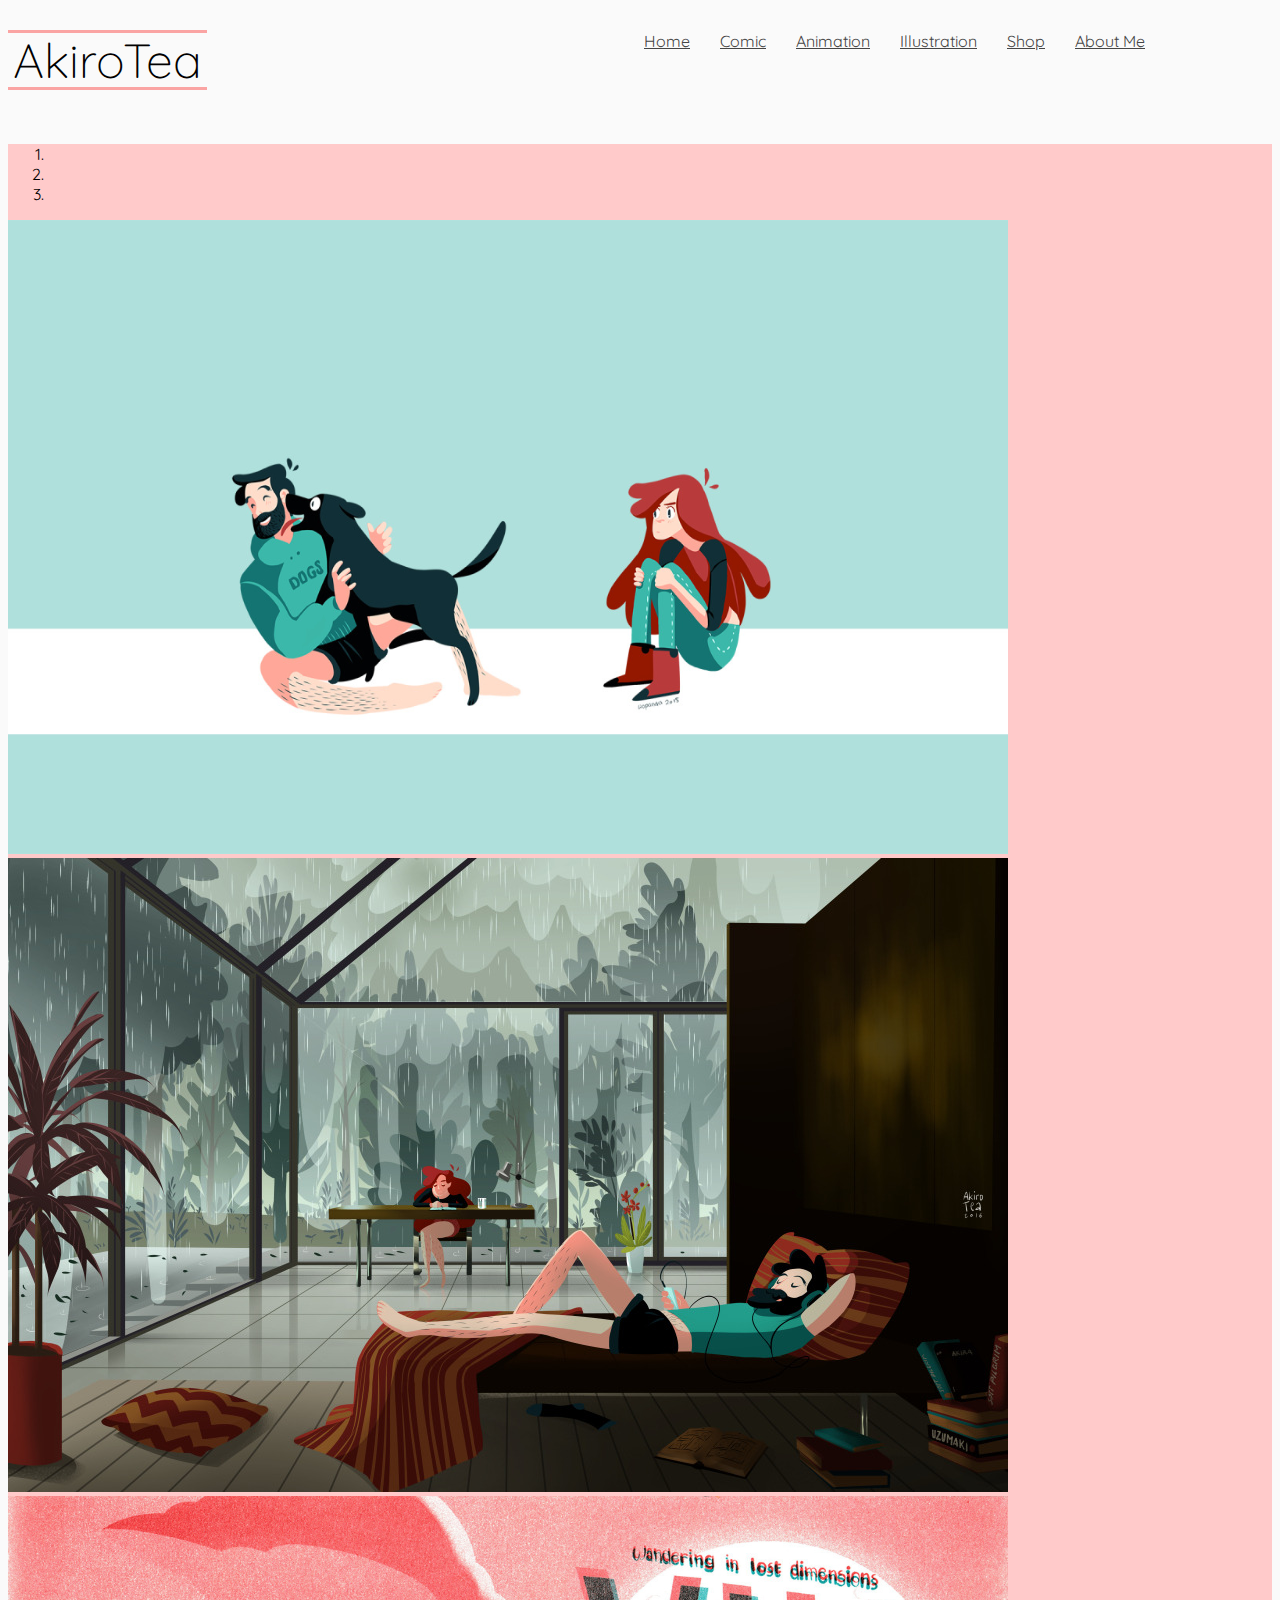
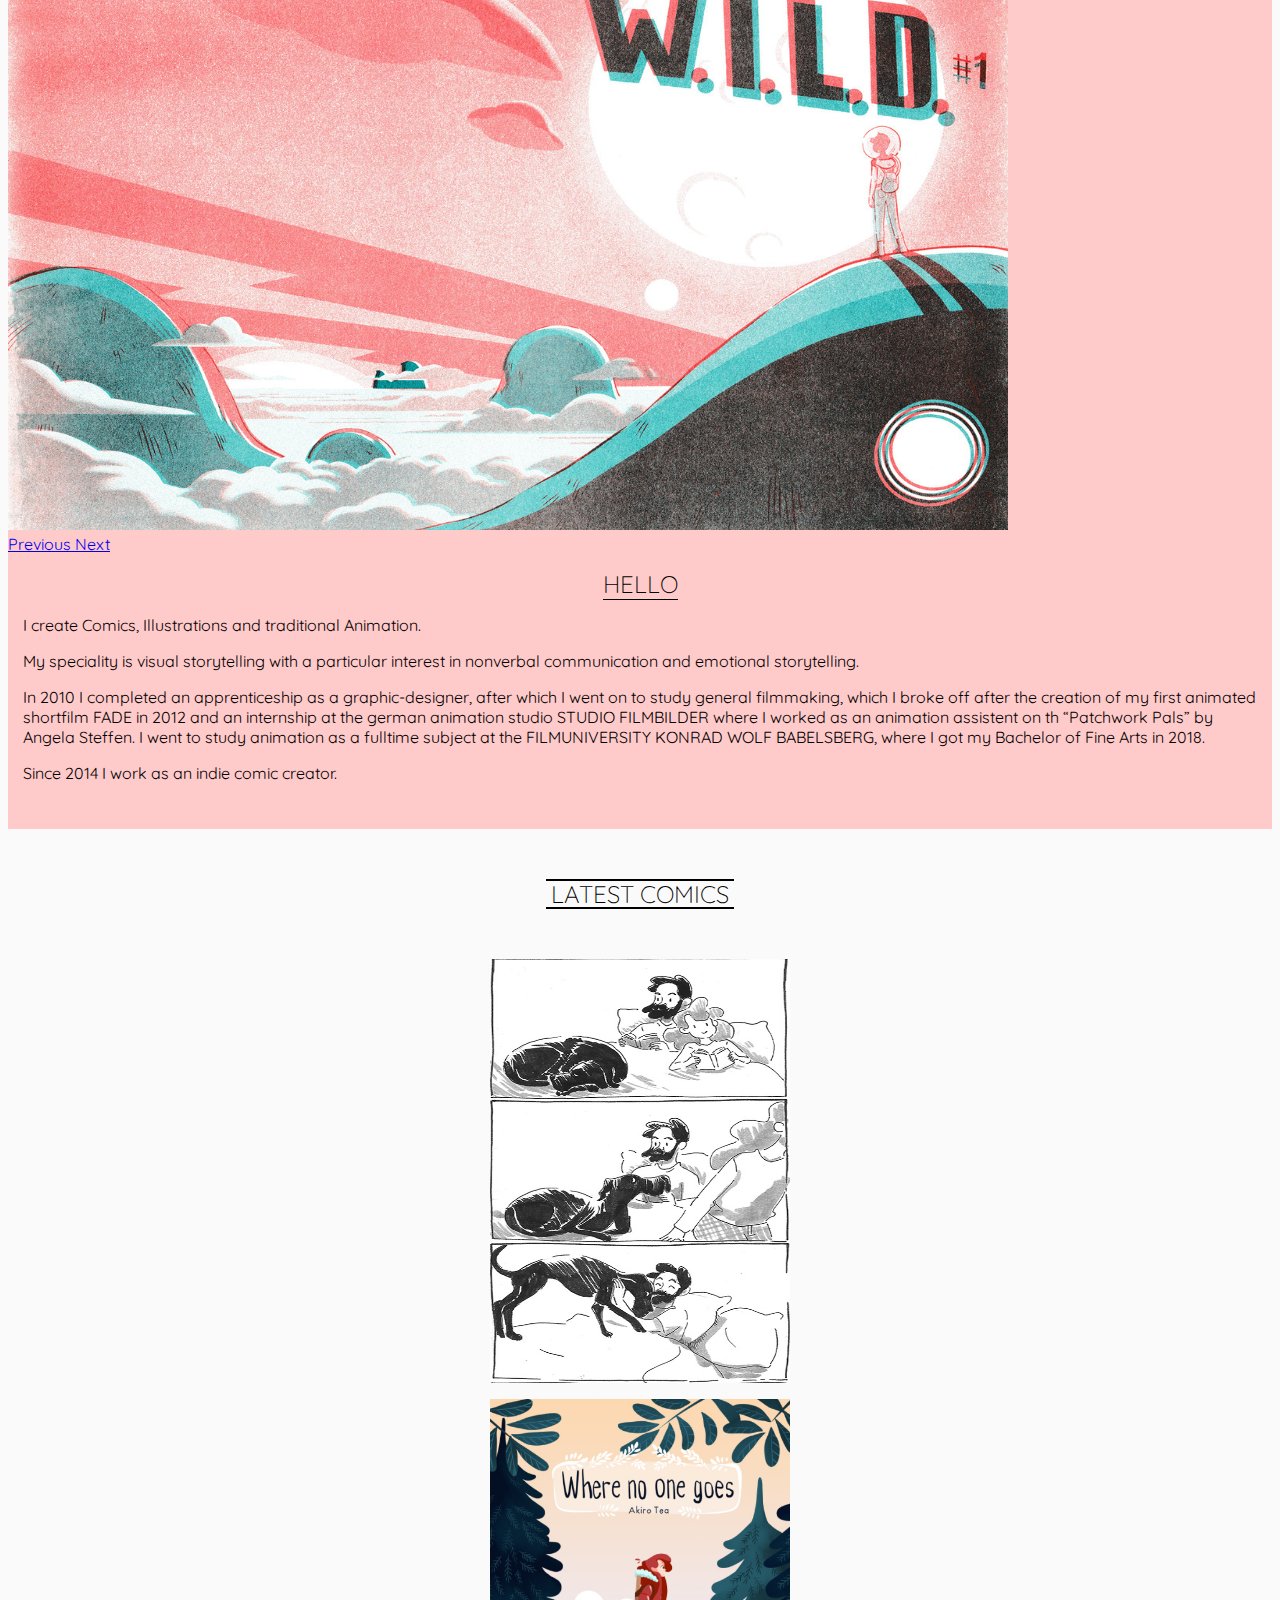
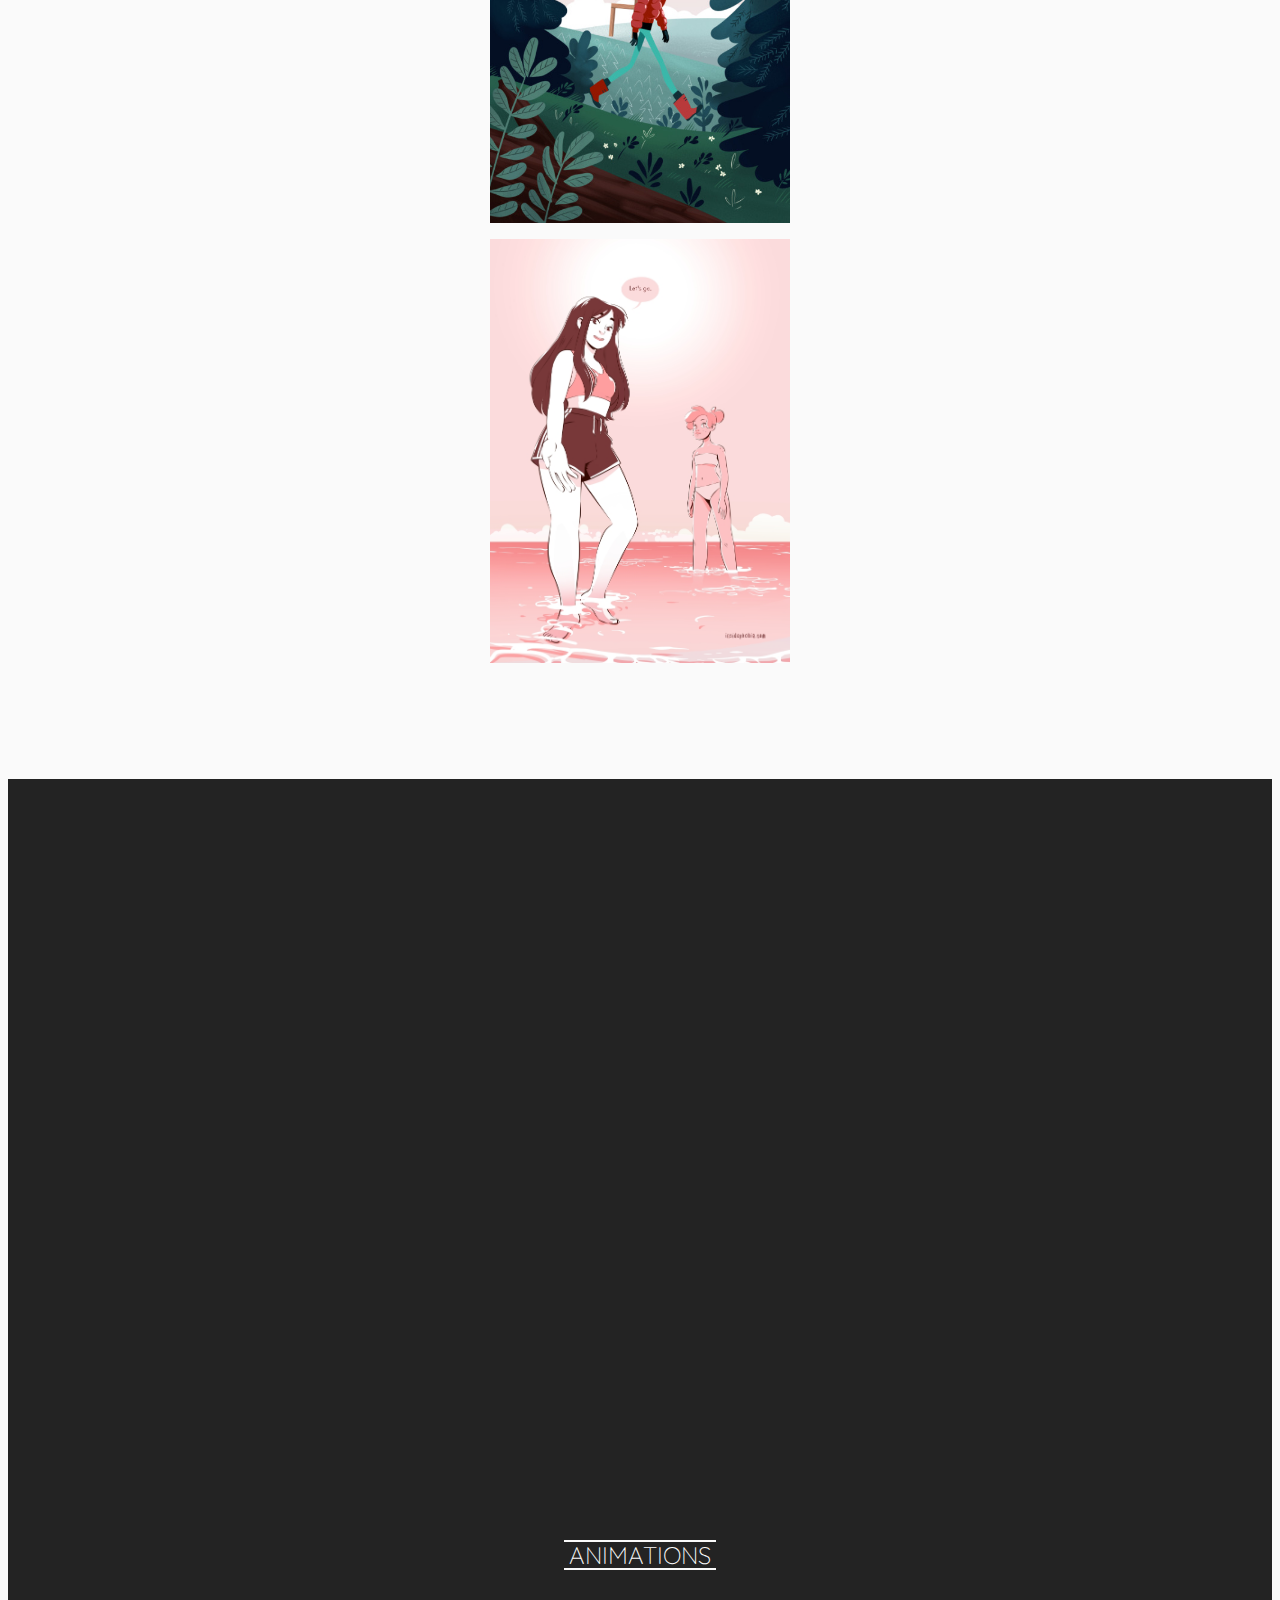
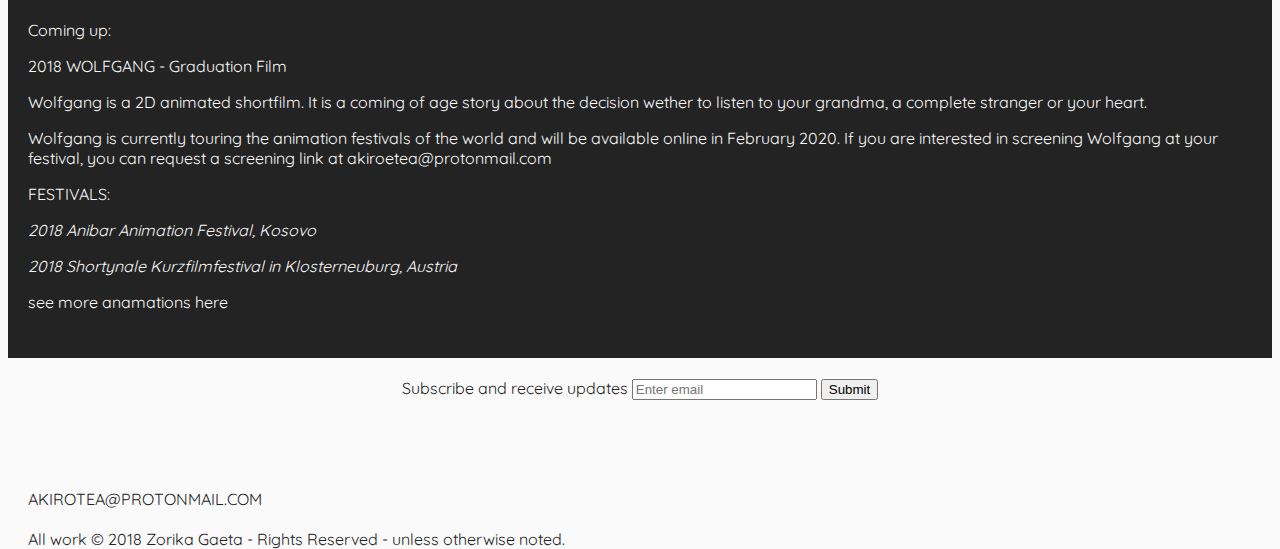
<file: index.html>
<!DOCTYPE html>
<html lang="en">

<head>
    <link rel="stylesheet" href="https://stackpath.bootstrapcdn.com/bootstrap/4.1.3/css/bootstrap.min.css" integrity="sha384-MCw98/SFnGE8fJT3GXwEOngsV7Zt27NXFoaoApmYm81iuXoPkFOJwJ8ERdknLPMO" crossorigin="anonymous">
    <link rel="stylesheet" href="https://use.fontawesome.com/releases/v5.2.0/css/all.css" integrity="sha384-hWVjflwFxL6sNzntih27bfxkr27PmbbK/iSvJ+a4+0owXq79v+lsFkW54bOGbiDQ" crossorigin="anonymous">
    <link rel="stylesheet" href="assets/styles/styles.css" type="text/css" />
    <link rel="stylesheet" href="assets/styles/portfolio-zoom.css" type="text/css" />
    <meta name="viewport" content="width=device-width, initial-scale=1">

    <title>AkiroTea</title>
</head>

<body>

    <!--header-->
    <header class="row no-gutters">
        <div class="container-fluid home-brand-bg">
            <div class="col  home-brand no">
                <a href="index.html">AkiroTea</a>
            </div>
        </div>
        <!--navbar-->
        <nav class="my-navbar">
            <div class="col-md-auto">
                <input type="checkbox" id="burger-icon" class="burger-icon">
                <label for="burger-icon" class="burger-icon-label"> <img src="assets/images/Hamburger_icon.svg.png" alt="navigation icon" > </label>
        
                <ul class="my-navbar-ul">
                    <li>
                        <a class="nav-link" href="index.html">Home</a>
                    </li>
                    <li>
                        <a class="nav-link" href="comics.html">Comic</a>
                    </li>
                    <li>
                        <a class="nav-link" href="animation.html">Animation</a>
                    </li>
                    <li>
                        <a class="nav-link" href="Illustrations.html">Illustration</a>
                    </li>
                    <li>
                        <a class="nav-link" target="_blank" href="https://gumroad.com/akirotea">Shop</a>
                    </li>
                    <li>
                        <a class="nav-link" href="about-me.html">About Me</a>
                    </li>
                    <li>
                        <a class="nav-link" target="_blank" href="https://www.instagram.com/akiro_tea/"><i class="fab fa-instagram"></i></a>
                    </li>
                    <li>
                        <a class="nav-link" target="_blank" href="https://twitter.com/AkiroTea"><i class="fab fa-twitter"></i></a>
                    </li>
                    <li>
                        <a class="nav-link" target="_blank" href="https://www.patreon.com/akirotea"><i class="fab fa-patreon"></i></a>
                    </li>
                </ul>
            </div>
        </nav>

    </header>
    <!--carousel-->

    <div class="row no-gutters pink-bg">

        <section class="order-xl-2 col-xl-8 carousel-styles">
            <div class="justify-content-center">
                <!--carousel and js copied from bootstrap-->
                <div id="carouselExampleIndicators" class="carousel slide" data-ride="carousel">
                    <ol class="carousel-indicators">
                        <li data-target="#carouselExampleIndicators" data-slide-to="0" class="active"></li>
                        <li data-target="#carouselExampleIndicators" data-slide-to="1"></li>
                        <li data-target="#carouselExampleIndicators" data-slide-to="2"></li>
                    </ol>
                    <div class="carousel-inner">
                        <div class="carousel-item active">
                            <img class="d-block w-100" src="assets/images/DOG.jpg" alt="First slide">
                        </div>
                        <div class="carousel-item">
                            <img class="d-block w-100" src="assets/images/header.jpg" alt="Second slide">
                        </div>
                        <div class="carousel-item">
                            <img class="d-block w-100" src="assets/images/3.jpg" alt="Third slide">
                        </div>
                    </div>
                    <a class="carousel-control-prev" href="#carouselExampleIndicators" role="button" data-slide="prev">
    <span class="carousel-control-prev-icon" aria-hidden="true"></span>
    <span class="sr-only">Previous</span>
  </a>
                    <a class="carousel-control-next" href="#carouselExampleIndicators" role="button" data-slide="next">
    <span class="carousel-control-next-icon" aria-hidden="true"></span>
    <span class="sr-only">Next</span>
  </a>
                </div>
            </div>
        </section>


        <!--about me-->

        <article class="order-xl-1 col-xl-4 pink-bg">
            <div class="left-article-styles">
                <h2 class="capital about-me-heading"><u>Hello</u></h2>
                <p> I create Comics, Illustrations and traditional Animation. </p>
                <p>My speciality is visual storytelling with a particular interest in nonverbal communication and emotional storytelling.</p>
                <p>In 2010 I completed an apprenticeship as a graphic-designer, after which I went on to study general filmmaking, which I broke off after the creation of my first animated shortfilm FADE in 2012 and an internship at the german animation
                    studio STUDIO FILMBILDER where I worked as an animation assistent on th “Patchwork Pals” by Angela Steffen. I went to study animation as a fulltime subject at the FILMUNIVERSITY KONRAD WOLF BABELSBERG, where I got my Bachelor of Fine
                    Arts in 2018.</p>
                <p>Since 2014 I work as an indie comic creator.</p>
            </div>
        </article>
    </div>

    <!--comics-->
    <section>
        <div class="comics-styles comic-bg">
            <div class="container">
                <div class="row no-gutters justify-content-md-center">
                    <div class="col">
                        <h2 class="capital sub-header"><a href="comics.html"> latest Comics</a></h2>
                    </div>
                </div>
            </div>
            <div class="row no-gutters">
                <figure class="col comic-box">
                    <a href="https://www.webtoons.com/en/challenge/awkward-moments/list?title_no=31751&page=1" target="_blank" class=""><img src="assets/images/awkward.jpg" alt="Awkward moments comics" class="comic-images" height=424 width=300></a>
                    <div class="comic-title">
                        <a href="https://www.webtoons.com/en/challenge/awkward-moments/list?title_no=31751&page=1" target="_blank" class="">
                            <h3 class="capital">awkward moments</h3>
                        </a>
                    </div>
                </figure>
                <figure class="col comic-box">
                    <a href="https://www.webtoons.com/en/challenge/where-no-one-goes/list?title_no=52259" target="_blank" class=""><img src="assets/images/Where.jpg" alt="Where no one goes comic" class="comic-images" height=424 width=300></a>
                    <div class="comic-title">
                        <a href="https://www.webtoons.com/en/challenge/where-no-one-goes/list?title_no=52259" target="_blank" class="">
                            <h3 class="capital">Where no one goes</h3>
                        </a>
                    </div>
                </figure>
                <figure class="d-none d-lg-block col comic-box">
                    <a href="http://insidephobia.com/" target="_blank" class=""><img src="assets/images/inside.jpg" alt="Inside phobia comic" class="comic-images" height=424 width=300></a>
                    <div class="comic-title">
                        <a href="http://insidephobia.com/" target="_blank" class="">
                            <h3 class="capital">Inside phobia</h3>
                        </a>
                    </div>
                </figure>
            </div>
        </div>
    </section>

    <!--video-->
    <section>
        <div class="row no-gutters dark-bg">
            <div class="col-xl-8 video-style">
                <!--copied vimeo embbedding-->
                <div style="padding:56.25% 0 0 0;position:relative;"><iframe src="https://player.vimeo.com/video/58037771" style="position:absolute;top:0;left:0;width:100%;height:100%;" frameborder="0" webkitallowfullscreen mozallowfullscreen allowfullscreen></iframe></div>
                <script src="https://player.vimeo.com/api/player.js"></script>
            </div>
            <article class="col-xl-4 dark-bg right-article-styles">
                <h2 class="capital sub-header animation-header"><a href="animation.html" class="">animations</a></h2>
                <p>Coming up:</p>
                <p>2018 WOLFGANG - Graduation Film</p>
                <p>Wolfgang is a 2D animated shortfilm. It is a coming of age story about the decision wether to listen to your grandma, a complete stranger or your heart.</p>
                <p>Wolfgang is currently touring the animation festivals of the world and will be available online in February 2020. If you are interested in screening Wolfgang at your festival, you can request a screening link at akiroetea@protonmail.com</p>
                <p>FESTIVALS:</p>
                <p><i>2018 Anibar Animation Festival, Kosovo</i></p>
                <p><i>2018 Shortynale Kurzfilmfestival in Klosterneuburg, Austria</i></p>
                <p><a href="animation.html">see more anamations here</a></p>
            </article>
        </div>
    </section>


    <!--footer-->
    <footer>
        <div class="container-fluid footer-styles footer-bg">
            <div class="row no-gutters ">
                <div class="col-12 col-md-4">
                    <form>
                        <div class="form-group form-style">
                            <label for="email">Subscribe and receive updates</label>
                            <input type="email" class="form-control" id="email" placeholder="Enter email">
                            <button type="submit" class="btn btn-primary">Submit</button>
                        </div>
                    </form>
                </div>
                <div class="col-12 col-md-4">
                    <ul class="social-network-links">
                        <li><a target="_blank" href="https://www.patreon.com/akirotea"><i class="fab fa-patreon"></i></a></li>
                        <li><a target="_blank" href="https://twitter.com/AkiroTea"><i class="fab fa-twitter"></i></a></li>
                        <li><a target="_blank" href="https://www.instagram.com/akiro_tea/"><i class="fab fa-instagram"></i></a></li>
                    </ul>
                </div>
                <div class="col-12 col-md-4">
                    <p class="capital">
                        akirotea@protonmail.com
                    </p>
                    <p>All work &#169; 2018 Zorika Gaeta - Rights Reserved - unless otherwise noted.</p>
                </div>
            </div>
        </div>
    </footer>


    <!--javascript-->
    <script src="https://code.jquery.com/jquery-3.3.1.slim.min.js" integrity="sha384-q8i/X+965DzO0rT7abK41JStQIAqVgRVzpbzo5smXKp4YfRvH+8abtTE1Pi6jizo" crossorigin="anonymous"></script>
    <script src="https://cdnjs.cloudflare.com/ajax/libs/popper.js/1.14.3/umd/popper.min.js" integrity="sha384-ZMP7rVo3mIykV+2+9J3UJ46jBk0WLaUAdn689aCwoqbBJiSnjAK/l8WvCWPIPm49" crossorigin="anonymous"></script>
    <script src="https://stackpath.bootstrapcdn.com/bootstrap/4.1.3/js/bootstrap.min.js" integrity="sha384-ChfqqxuZUCnJSK3+MXmPNIyE6ZbWh2IMqE241rYiqJxyMiZ6OW/JmZQ5stwEULTy" crossorigin="anonymous"></script>

</body>

</html>
</file>
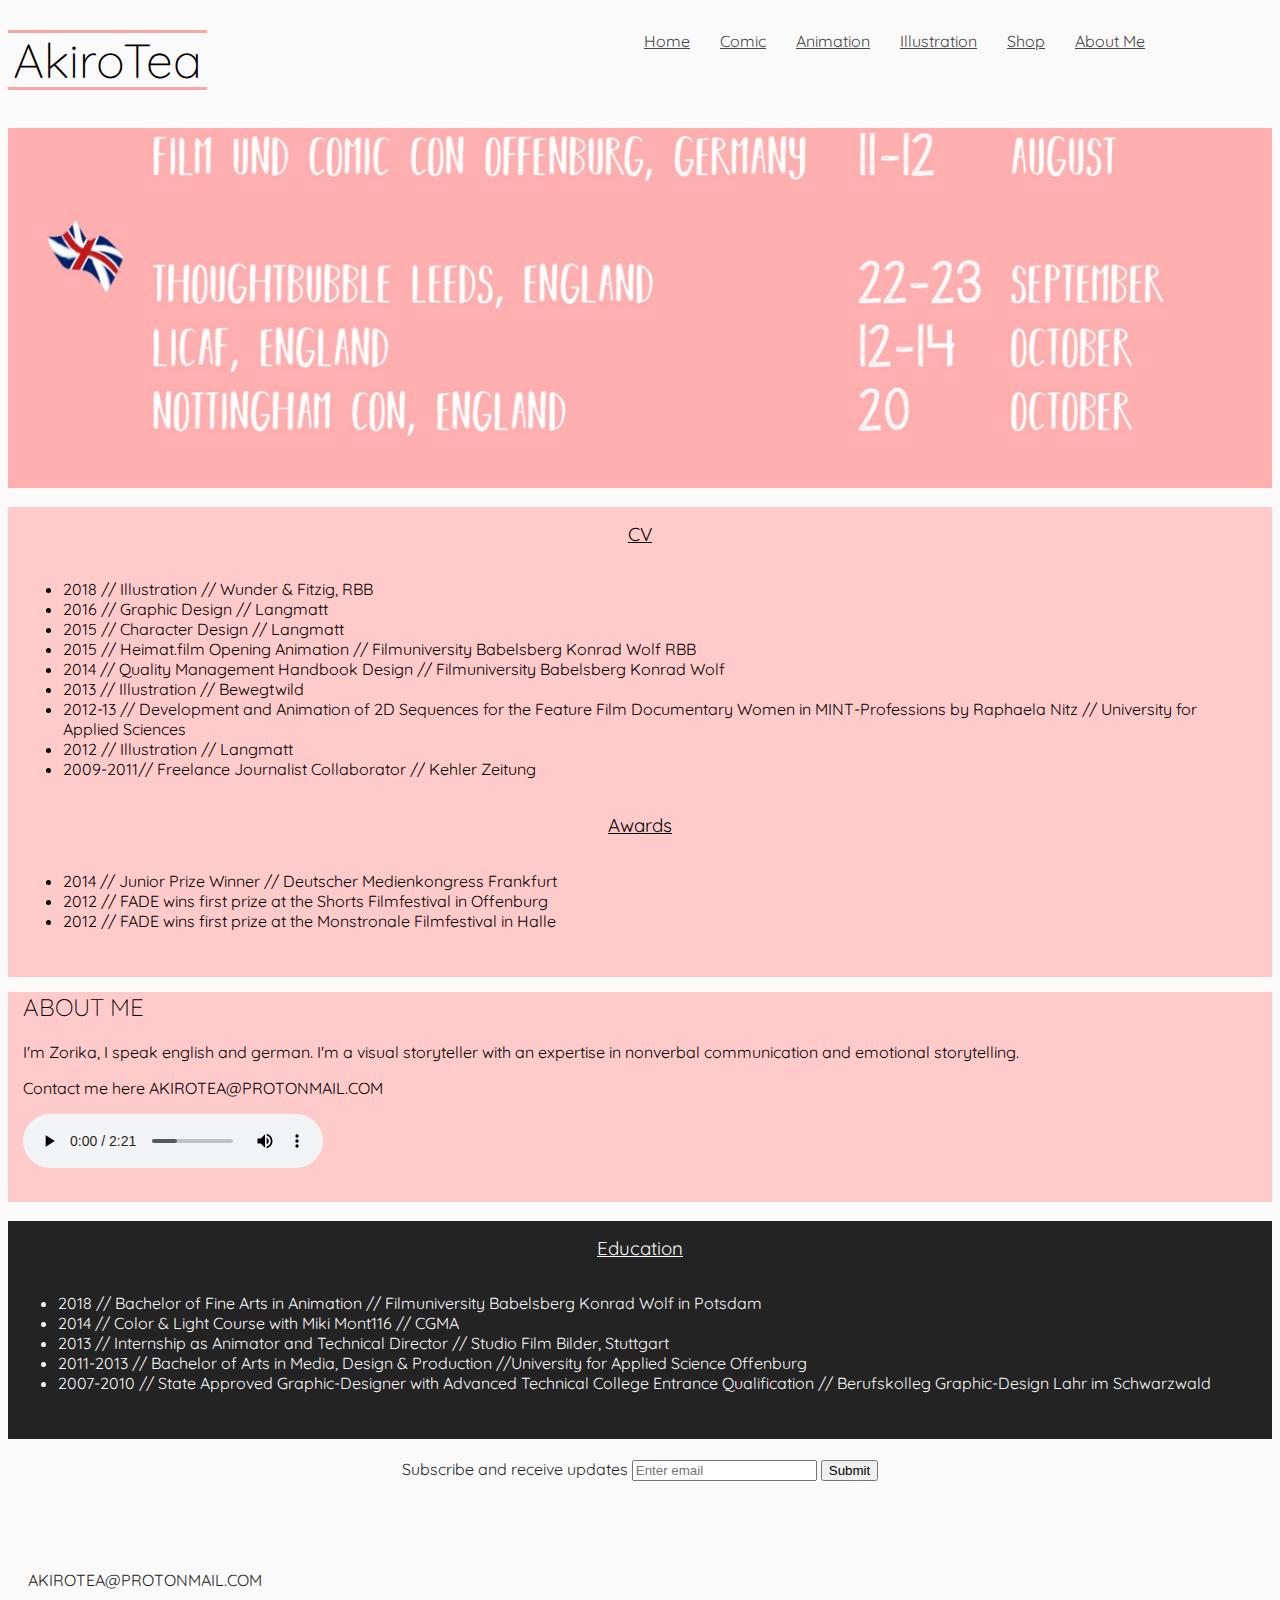
<file: about-me.html>
<!DOCTYPE html>
<html lang="en">

<head>
    <link rel="stylesheet" href="https://stackpath.bootstrapcdn.com/bootstrap/4.1.3/css/bootstrap.min.css" integrity="sha384-MCw98/SFnGE8fJT3GXwEOngsV7Zt27NXFoaoApmYm81iuXoPkFOJwJ8ERdknLPMO" crossorigin="anonymous">
    <link rel="stylesheet" href="https://use.fontawesome.com/releases/v5.2.0/css/all.css" integrity="sha384-hWVjflwFxL6sNzntih27bfxkr27PmbbK/iSvJ+a4+0owXq79v+lsFkW54bOGbiDQ" crossorigin="anonymous">
    <link rel="stylesheet" href="assets/styles/styles.css" type="text/css" />
    <link rel="stylesheet" href="assets/styles/portfolio-zoom.css" type="text/css" />
    <meta name="viewport" content="width=device-width, initial-scale=1">

    <title>AkiroTea</title>
</head>

<body>

    <!--header-->
    <header class="row no-gutters ">
        <div class="container-fluid home-brand-bg">
            <div class="col  home-brand">
                <a href="index.html">AkiroTea</a>
            </div>
        </div>
        <!--navbar-->
        <nav class="my-navbar">
            <div class="col-md-auto">
                <input type="checkbox" id="burger-icon" class="burger-icon">
                <label for="burger-icon" class="burger-icon-label"> <img src="assets/images/Hamburger_icon.svg.png" alt="navigation icon" > </label>

                <ul class="my-navbar-ul">
                    <li>
                        <a class="nav-link" href="index.html">Home</a>
                    </li>
                    <li>
                        <a class="nav-link" href="comics.html">Comic</a>
                    </li>
                    <li>
                        <a class="nav-link" href="animation.html">Animation</a>
                    </li>
                    <li>
                        <a class="nav-link" href="Illustrations.html">Illustration</a>
                    </li>
                    <li>
                        <a class="nav-link" target="_blank" href="https://gumroad.com/akirotea">Shop</a>
                    </li>
                    <li>
                        <a class="nav-link" href="about-me.html">About Me</a>
                    </li>
                    <li>
                        <a class="nav-link" target="_blank" href="https://www.instagram.com/akiro_tea/"><i class="fab fa-instagram"></i></a>
                    </li>
                    <li>
                        <a class="nav-link" target="_blank" href="https://twitter.com/AkiroTea"><i class="fab fa-twitter"></i></a>
                    </li>
                    <li>
                        <a class="nav-link" target="_blank" href="https://www.patreon.com/akirotea"><i class="fab fa-patreon"></i></a>
                    </li>
                </ul>
            </div>
        </nav>

    </header>
    <section>
        <div class="row no-gutters">
            <div class="col-12 col-lg-4 about-me-image"></div>
            <article class="col-12 col-lg-8 pink-bg">
                <div class="left-article-styles ">
                    <div class="row no-gutters  justify-content-md-center">
                        <h3>CV</h3>
                        <ul class="FESTIVALS">
                            <li>2018 // Illustration // Wunder & Fitzig, RBB</li>
                            <li>2016 // Graphic Design // Langmatt</li>
                            <li>2015 // Character Design // Langmatt</li>
                            <li>2015 // Heimat.film Opening Animation // Filmuniversity Babelsberg Konrad Wolf RBB</li>
                            <li>2014 // Quality Management Handbook Design // Filmuniversity Babelsberg Konrad Wolf </li>
                            <li>2013 // Illustration // Bewegtwild</li>
                            <li>2012-13 // Development and Animation of 2D Sequences for the Feature Film Documentary Women in MINT-Professions by Raphaela Nitz // University for Applied Sciences</li>
                            <li>2012 // Illustration // Langmatt</li>
                            <li>2009-2011// Freelance Journalist Collaborator // Kehler Zeitung</li>
                        </ul>
                    </div>
                    <div class="row no-gutters  justify-content-md-center">
                        <h3>Awards</h3>
                    </div>
                    <div class="row no-gutters">
                        <ul class="FESTIVALS">

                            <li>2014 // Junior Prize Winner // Deutscher Medienkongress Frankfurt</li>
                            <li>2012 // FADE wins first prize at the Shorts Filmfestival in Offenburg</li>
                            <li>2012 // FADE wins first prize at the Monstronale Filmfestival in Halle</li>
                        </ul>

                    </div>
                </div>
            </article>
        </div>

    </section>
    <div class="row no-gutters ">
        <div class="col-12 col-lg-4 pink-bg">
            <div class="left-article-styles ">
                <h2 class="capital">About Me</h2>
                <p>
                    I'm Zorika, I speak english and german. I'm a visual storyteller with an expertise in nonverbal communication and emotional storytelling.</p>
                <p>Contact me here AKIROTEA@PROTONMAIL.COM
                </p>
                <audio controls>  <source src="assets/audio/about-me.mp3" type="audio/mpeg">Your browser does not support the audio tag.
</audio>

            </div>
        </div>
        <article class="col-12 col-lg-8 dark-bg">
            <div class="right-article-styles">
                <h3>Education</h3>
                <ul class="FESTIVALS">
                    <li>2018 // Bachelor of Fine Arts in Animation // Filmuniversity Babelsberg Konrad Wolf in Potsdam </li>
                    <li>2014 // Color & Light Course with Miki Mont116 // CGMA</li>
                    <li>2013 // Internship as Animator and Technical Director // Studio Film Bilder, Stuttgart</li>
                    <li>2011-2013 // Bachelor of Arts in Media, Design & Production //University for Applied Science Offenburg</li>
                    <li>2007-2010 // State Approved Graphic-Designer with Advanced Technical College Entrance Qualification // Berufskolleg Graphic-Design Lahr im Schwarzwald</li>
                </ul>
            </div>
        </article>

    </div>

    <!--footer-->
    <footer>
        <div class="container-fluid footer-styles footer-bg">
            <div class="row no-gutters ">
                <div class="col-12 col-md-4">
                    <form>
                        <div class="form-group form-style">
                            <label for="email">Subscribe and receive updates</label>
                            <input type="email" class="form-control" id="email" placeholder="Enter email">
                            <button type="submit" class="btn btn-primary">Submit</button>
                        </div>
                    </form>
                </div>
                <div class="col-12 col-md-4">
                    <ul class="social-network-links">
                        <li><a target="_blank" href="https://www.patreon.com/akirotea"><i class="fab fa-patreon"></i></a></li>
                        <li><a target="_blank" href="https://twitter.com/AkiroTea"><i class="fab fa-twitter"></i></a></li>
                        <li><a target="_blank" href="https://www.instagram.com/akiro_tea/"><i class="fab fa-instagram"></i></a></li>
                    </ul>
                </div>
                <div class="col-12 col-md-4">
                    <p class="capital">
                        akirotea@protonmail.com
                    </p>
                    <p>All work &#169; 2018 Zorika Gaeta - Rights Reserved - unless otherwise noted.</p>
                </div>
            </div>
        </div>
    </footer>


    <!--javascript-->
    <script src="https://code.jquery.com/jquery-3.3.1.slim.min.js" integrity="sha384-q8i/X+965DzO0rT7abK41JStQIAqVgRVzpbzo5smXKp4YfRvH+8abtTE1Pi6jizo" crossorigin="anonymous"></script>
    <script src="https://cdnjs.cloudflare.com/ajax/libs/popper.js/1.14.3/umd/popper.min.js" integrity="sha384-ZMP7rVo3mIykV+2+9J3UJ46jBk0WLaUAdn689aCwoqbBJiSnjAK/l8WvCWPIPm49" crossorigin="anonymous"></script>
    <script src="https://stackpath.bootstrapcdn.com/bootstrap/4.1.3/js/bootstrap.min.js" integrity="sha384-ChfqqxuZUCnJSK3+MXmPNIyE6ZbWh2IMqE241rYiqJxyMiZ6OW/JmZQ5stwEULTy" crossorigin="anonymous"></script>

</body>

</html>
</file>
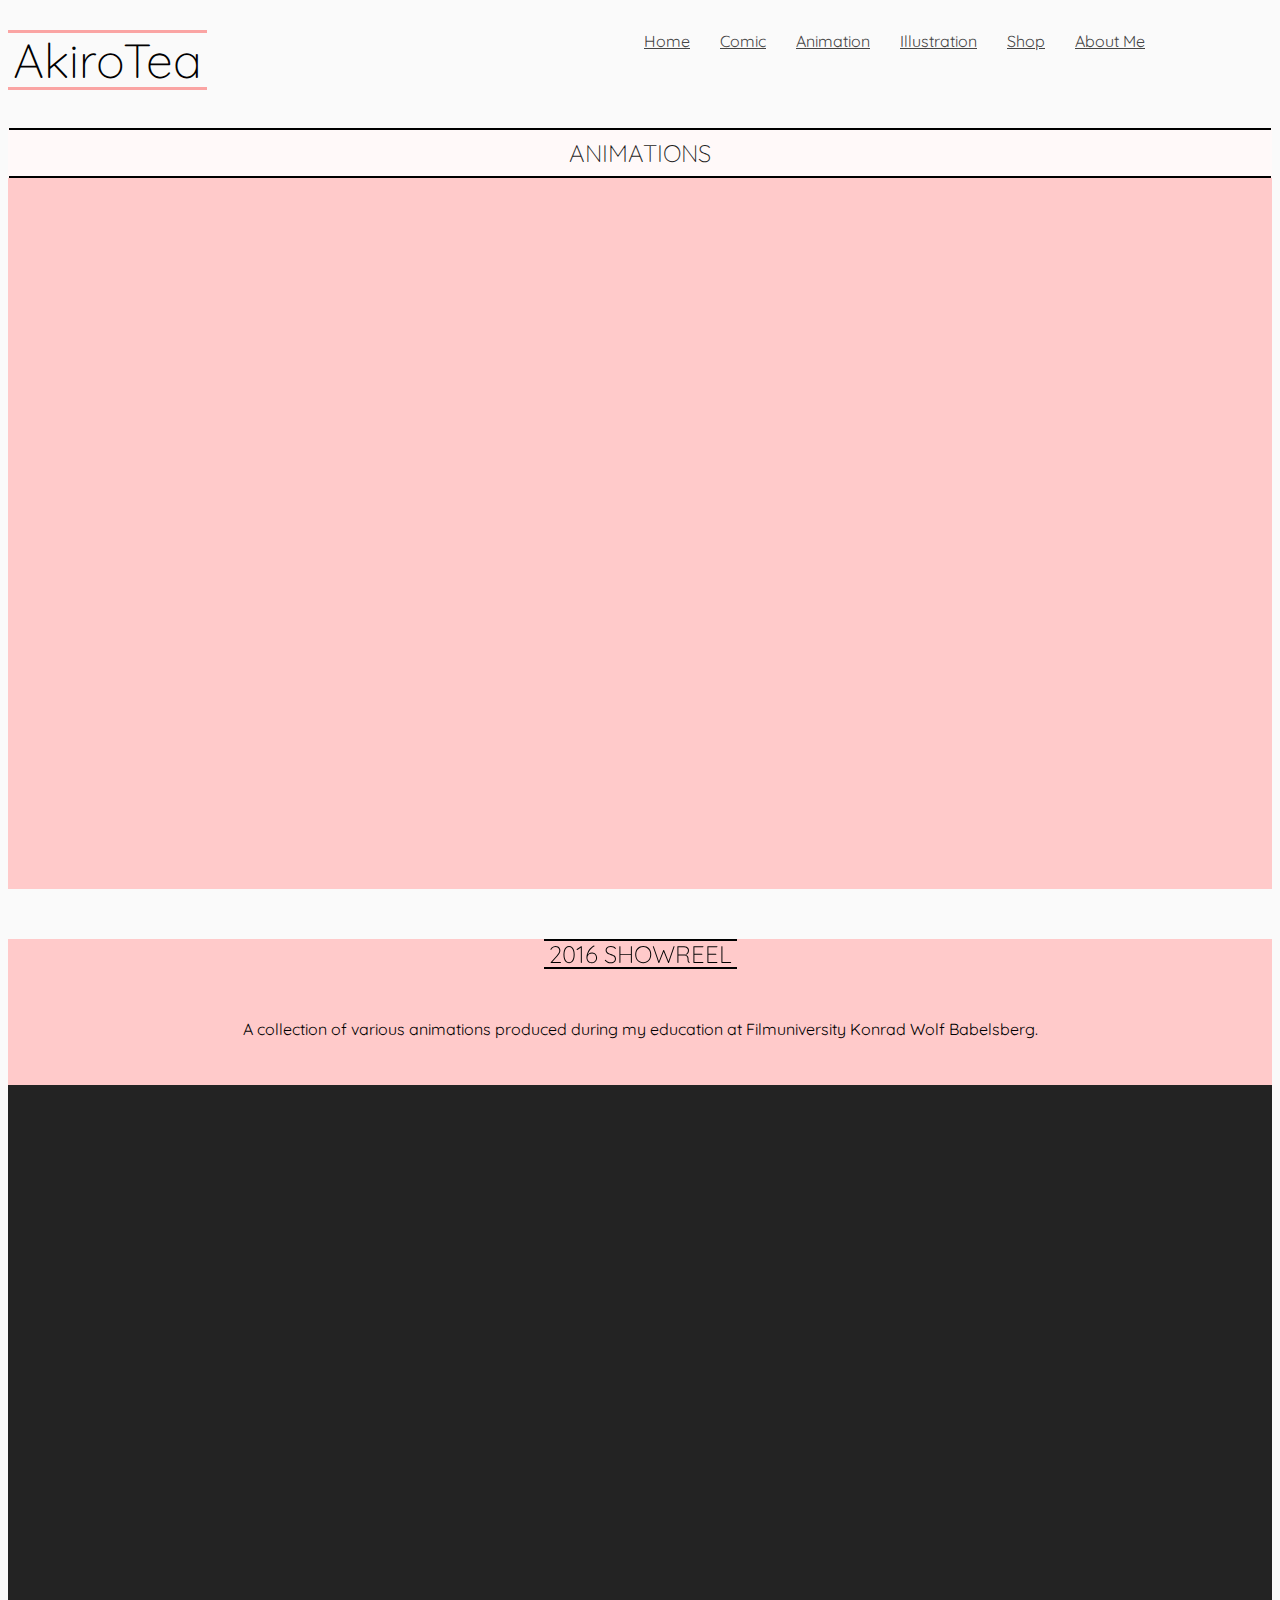
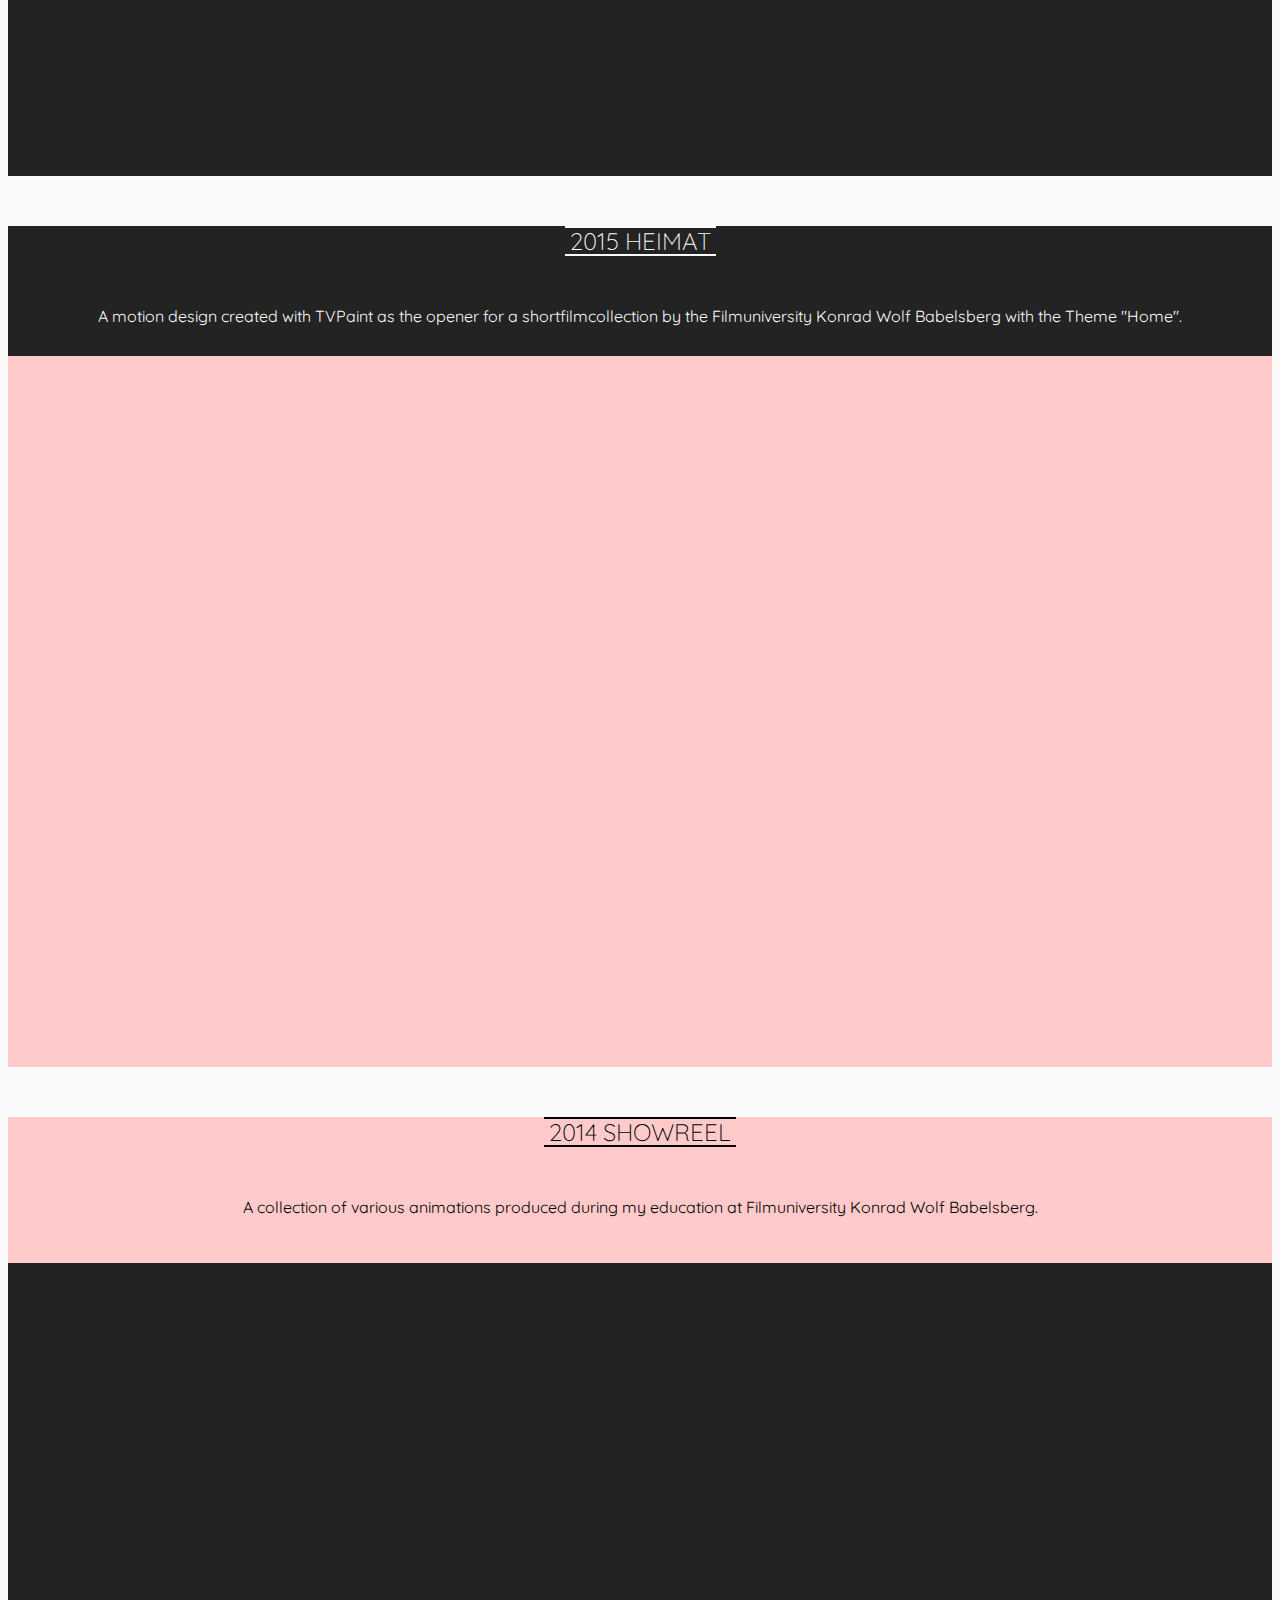
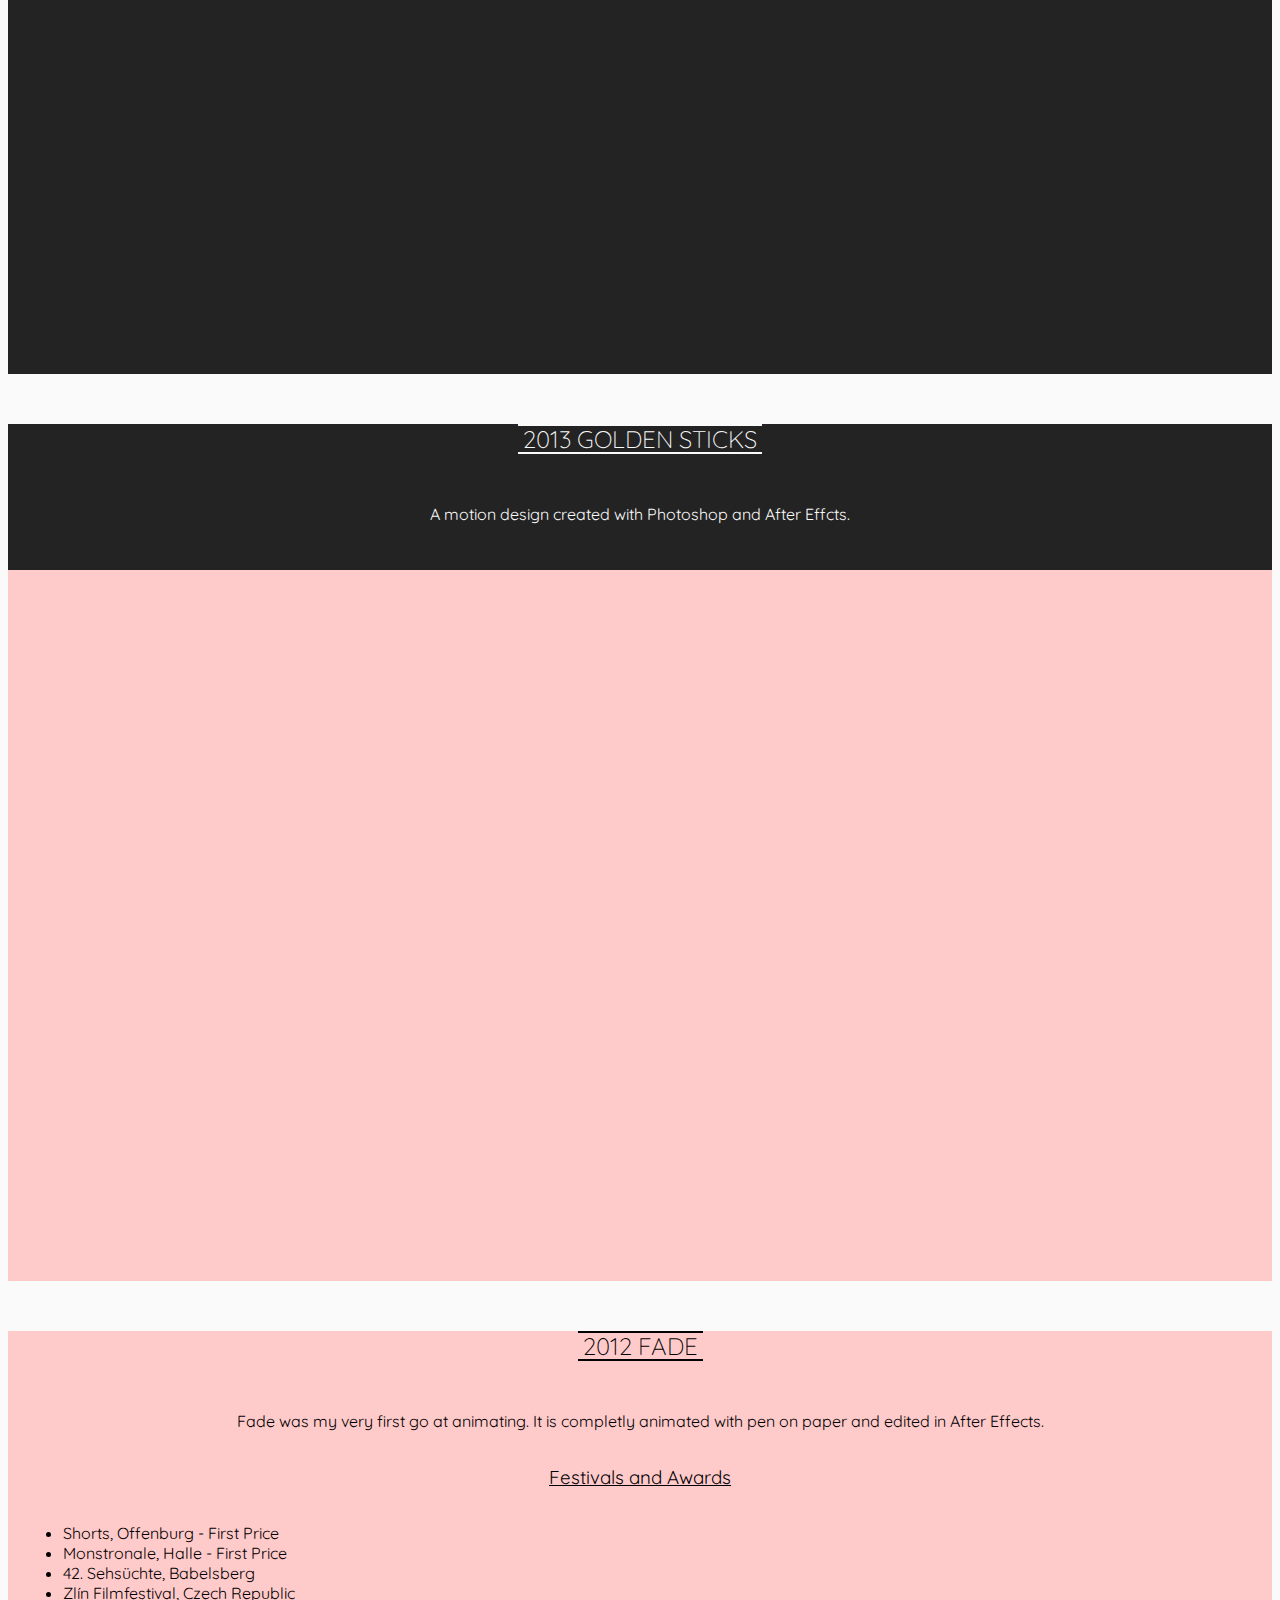
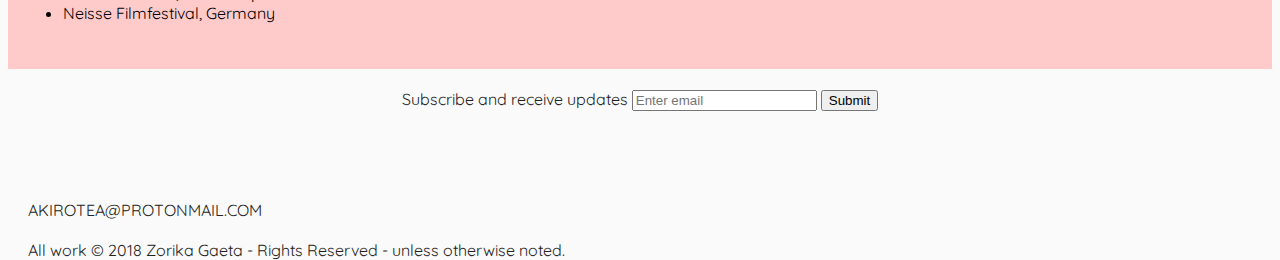
<file: animation.html>
<!DOCTYPE html>
<html lang="en">

<head>
    <link rel="stylesheet" href="https://stackpath.bootstrapcdn.com/bootstrap/4.1.3/css/bootstrap.min.css" integrity="sha384-MCw98/SFnGE8fJT3GXwEOngsV7Zt27NXFoaoApmYm81iuXoPkFOJwJ8ERdknLPMO" crossorigin="anonymous">
    <link rel="stylesheet" href="https://use.fontawesome.com/releases/v5.2.0/css/all.css" integrity="sha384-hWVjflwFxL6sNzntih27bfxkr27PmbbK/iSvJ+a4+0owXq79v+lsFkW54bOGbiDQ" crossorigin="anonymous">
    <link rel="stylesheet" href="assets/styles/styles.css" type="text/css" />
    <link rel="stylesheet" href="assets/styles/portfolio-zoom.css" type="text/css" />
    <meta name="viewport" content="width=device-width, initial-scale=1">

    <title>AkiroTea</title>
</head>

<body>

    <!--header-->
    <header class="row no-gutters ">
        <div class="container-fluid home-brand-bg">
            <div class="col  home-brand">
                <a href="index.html">AkiroTea</a>
            </div>
        </div>
        <!--navbar-->
        <nav class="my-navbar">
            <div class="col-md-auto">
                <input type="checkbox" id="burger-icon" class="burger-icon">
                <label for="burger-icon" class="burger-icon-label"> <img src="assets/images/Hamburger_icon.svg.png" alt="navigation icon" > </label>

                <ul class="my-navbar-ul">
                    <li>
                        <a class="nav-link" href="index.html">Home</a>
                    </li>
                    <li>
                        <a class="nav-link" href="comics.html">Comic</a>
                    </li>
                    <li>
                        <a class="nav-link" href="animation.html">Animation</a>
                    </li>
                    <li>
                        <a class="nav-link" href="Illustrations.html">Illustration</a>
                    </li>
                    <li>
                        <a class="nav-link" target="_blank" href="https://gumroad.com/akirotea">Shop</a>
                    </li>
                    <li>
                        <a class="nav-link" href="about-me.html">About Me</a>
                    </li>
                    <li>
                        <a class="nav-link" target="_blank" href="https://www.instagram.com/akiro_tea/"><i class="fab fa-instagram"></i></a>
                    </li>
                    <li>
                        <a class="nav-link" target="_blank" href="https://twitter.com/AkiroTea"><i class="fab fa-twitter"></i></a>
                    </li>
                    <li>
                        <a class="nav-link" target="_blank" href="https://www.patreon.com/akirotea"><i class="fab fa-patreon"></i></a>
                    </li>
                </ul>
            </div>
        </nav>

    </header>
    <!--animation header-->
    <div class="row no-gutters ">
        <h2 class="capital container-fluid sub-page-header">animations</h2>
    </div>
    <!--section1-->
    <div class="row no-gutters">
        <section class="col-12 pink-bg video-styles">
            <!--all vidio embedding html and vidio embedding js taken from vimio-->
            <div style="padding:56.25% 0 0 0;position:relative;"><iframe src="https://player.vimeo.com/video/210116812" style="position:absolute;top:0;left:0;width:100%;height:100%;" frameborder="0" webkitallowfullscreen mozallowfullscreen allowfullscreen></iframe></div>

        </section>
    </div>
    <div class="row no-gutters ">
        <article class="col-12 pink-bg video-article">
            <div class="left-article-styles">
                <h2 class="capital sub-header"><a href="https://vimeo.com/210116812" class="" target="_blank">2016 SHOWREEL</a></h2>
                <p> A collection of various animations produced during my education at Filmuniversity Konrad Wolf Babelsberg.</p>
            </div>
        </article>
    </div>

    <!--animation 2-->
    <div class="row no-gutters ">
        <section class="col-12 dark-bg video-styles">
            <!--all vidio embedding html and vidio embedding js taken from vimio-->
            <div style="padding:54.69% 0 0 0;position:relative;"><iframe src="https://player.vimeo.com/video/185784487" style="position:absolute;top:0;left:0;width:100%;height:100%;" frameborder="0" webkitallowfullscreen mozallowfullscreen allowfullscreen></iframe>
            </div>
        </section>
    </div>
    <div class="row no-gutters ">
        <article class="col-12 dark-bg video-article">
            <div class="right-article-styles ">
                <h2 class="capital sub-header"><a href="https://vimeo.com/185784487" class="" target="_blank">2015 HEIMAT</a></h2>
                A motion design created with TVPaint as the opener for a shortfilmcollection by the Filmuniversity Konrad Wolf Babelsberg with the Theme "Home".
            </div>
        </article>
    </div>
    <!--animation 3-->
    <div class="row no-gutters ">
        <section class="col-12 pink-bg video-styles">
            <!--all vidio embedding html and vidio embedding js taken from vimio-->
            <div style="padding:56.25% 0 0 0;position:relative;"><iframe src="https://player.vimeo.com/video/129794706" style="position:absolute;top:0;left:0;width:100%;height:100%;" frameborder="0" webkitallowfullscreen mozallowfullscreen allowfullscreen></iframe></div>
        </section>
    </div>
    <div class="row no-gutters ">
        <article class="col-12 pink-bg video-article">
            <div class="left-article-styles">
                <h2 class="capital sub-header"><a href="https://vimeo.com/129794706" class="" target="_blank">2014 SHOWREEL</a></h2>
                <p>A collection of various animations produced during my education at Filmuniversity Konrad Wolf Babelsberg.</p>
            </div>
        </article>
    </div>


    <!--animation 4-->
    <div class="row no-gutters ">
        <section class="col-12 dark-bg video-styles">
            <!--all vidio embedding html and vidio embedding js taken from vimio-->
            <div style="padding:56.25% 0 0 0;position:relative;"><iframe src="https://player.vimeo.com/video/131337243" style="position:absolute;top:0;left:0;width:100%;height:100%;" frameborder="0" webkitallowfullscreen mozallowfullscreen allowfullscreen></iframe></div>
        </section>
    </div>
    <div class="row no-gutters ">
        <article class="col-12 dark-bg video-article">
            <div class="right-article-styles">
                <h2 class="capital sub-header"><a href="https://vimeo.com/131337243" class="" target="_blank">2013 GOLDEN STICKS</a></h2>
                <p>A motion design created with Photoshop and After Effcts.</p>
            </div>
        </article>
    </div>

    <!--animation 5-->
    <div class="row no-gutters ">
        <section class="col-12 pink-bg video-styles">
            <!--all vidio embedding html and vidio embedding js taken from vimio-->
            <div style="padding:56.25% 0 0 0;position:relative;"><iframe src="https://player.vimeo.com/video/58037771" style="position:absolute;top:0;left:0;width:100%;height:100%;" frameborder="0" webkitallowfullscreen mozallowfullscreen allowfullscreen></iframe></div>
        </section>
    </div>
    <div class="row no-gutters ">
        <article class="col-12 pink-bg video-article">
            <div class="left-article-styles ">
                <h2 class="capital sub-header"><a href="https://vimeo.com/58037771" class="" target="_blank">2012 FADE</a></h2>
                <p>Fade was my very first go at animating. It is completly animated with pen on paper and edited in After Effects.</p>
                <div class="row no-gutters  justify-content-md-center">
                    <div class="col-auto">
                        <h3>Festivals and Awards</h3>
                        <ul class="FESTIVALS">
                            <li>Shorts, Offenburg - First Price </li>
                            <li>Monstronale, Halle - First Price</li>
                            <li>42. Sehsüchte, Babelsberg</li>
                            <li>Zlín Filmfestival, Czech Republic</li>
                            <li>Neisse Filmfestival, Germany</li>
                        </ul>
                    </div>
                </div>
            </div>
        </article>
    </div>
    <!--footer-->
    <footer>
        <div class="container-fluid footer-styles footer-bg">
            <div class="row no-gutters ">
                <div class="col-12 col-md-4">
                    <form>
                        <div class="form-group form-style">
                            <label for="email">Subscribe and receive updates</label>
                            <input type="email" class="form-control" id="email" placeholder="Enter email">
                            <button type="submit" class="btn btn-primary">Submit</button>
                        </div>
                    </form>
                </div>
                <div class="col-12 col-md-4">
                    <ul class="social-network-links">
                        <li><a target="_blank" href="https://www.patreon.com/akirotea"><i class="fab fa-patreon"></i></a></li>
                        <li><a target="_blank" href="https://twitter.com/AkiroTea"><i class="fab fa-twitter"></i></a></li>
                        <li><a target="_blank" href="https://www.instagram.com/akiro_tea/"><i class="fab fa-instagram"></i></a></li>
                    </ul>
                </div>
                <div class="col-12 col-md-4">
                    <p class="capital">
                        akirotea@protonmail.com
                    </p>
                    <p>All work &#169; 2018 Zorika Gaeta - Rights Reserved - unless otherwise noted.</p>
                </div>
            </div>
        </div>
    </footer>


    <!--javascript from bootstrap-->
    <script src="https://code.jquery.com/jquery-3.3.1.slim.min.js" integrity="sha384-q8i/X+965DzO0rT7abK41JStQIAqVgRVzpbzo5smXKp4YfRvH+8abtTE1Pi6jizo" crossorigin="anonymous"></script>
    <script src="https://cdnjs.cloudflare.com/ajax/libs/popper.js/1.14.3/umd/popper.min.js" integrity="sha384-ZMP7rVo3mIykV+2+9J3UJ46jBk0WLaUAdn689aCwoqbBJiSnjAK/l8WvCWPIPm49" crossorigin="anonymous"></script>
    <script src="https://stackpath.bootstrapcdn.com/bootstrap/4.1.3/js/bootstrap.min.js" integrity="sha384-ChfqqxuZUCnJSK3+MXmPNIyE6ZbWh2IMqE241rYiqJxyMiZ6OW/JmZQ5stwEULTy" crossorigin="anonymous"></script>
    <!--javascript from vimio-->
    <script src="https://player.vimeo.com/api/player.js"></script>

</body>

</html>
</file>
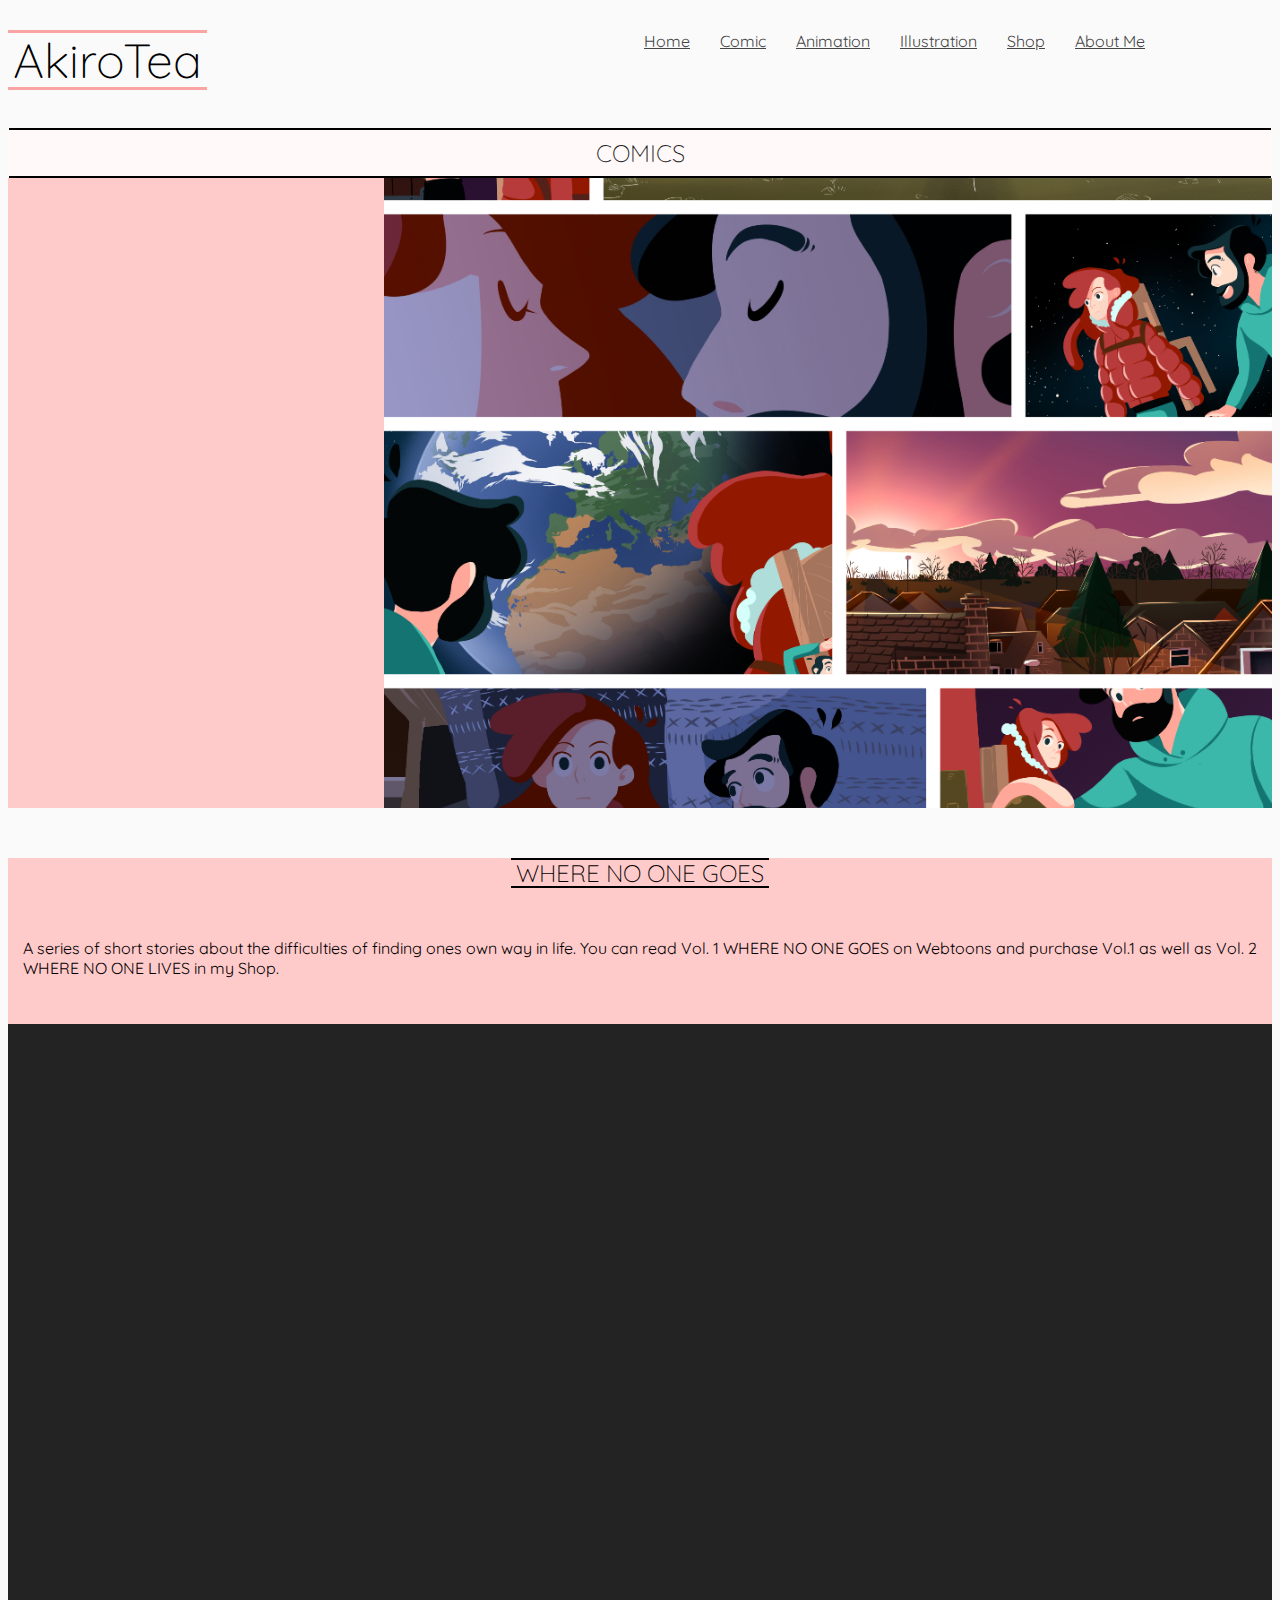
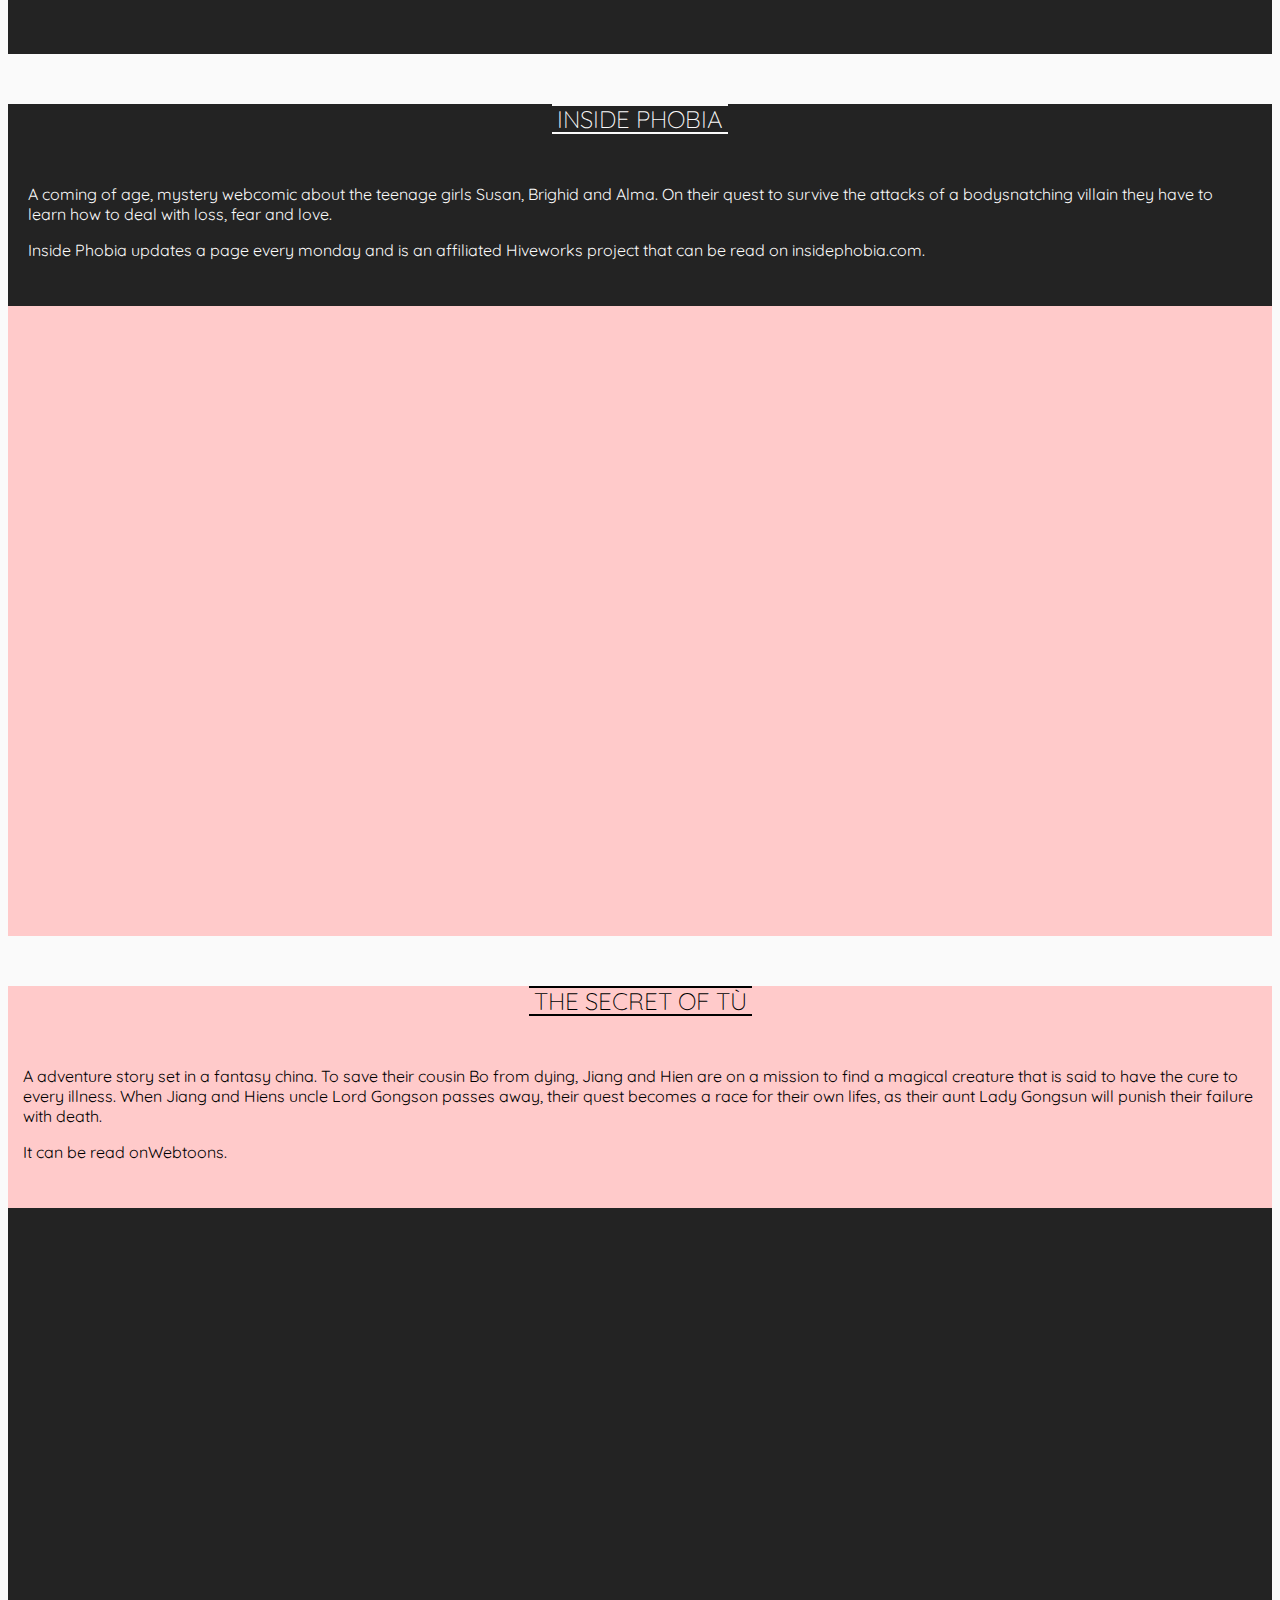
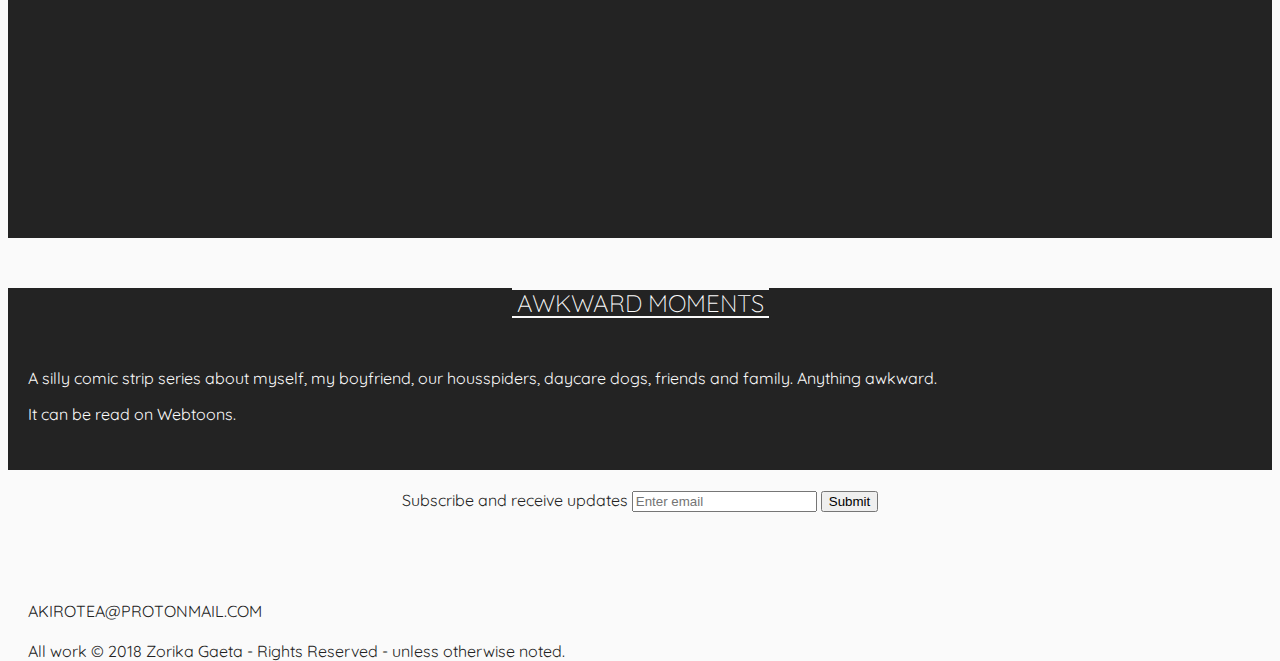
<file: comics.html>
<!DOCTYPE html>
<html lang="en">

<head>
    <link rel="stylesheet" href="https://stackpath.bootstrapcdn.com/bootstrap/4.1.3/css/bootstrap.min.css" integrity="sha384-MCw98/SFnGE8fJT3GXwEOngsV7Zt27NXFoaoApmYm81iuXoPkFOJwJ8ERdknLPMO" crossorigin="anonymous">
    <link rel="stylesheet" href="https://use.fontawesome.com/releases/v5.2.0/css/all.css" integrity="sha384-hWVjflwFxL6sNzntih27bfxkr27PmbbK/iSvJ+a4+0owXq79v+lsFkW54bOGbiDQ" crossorigin="anonymous">
    <link rel="stylesheet" href="assets/styles/styles.css" type="text/css" />
    <link rel="stylesheet" href="assets/styles/portfolio-zoom.css" type="text/css" />
    <meta name="viewport" content="width=device-width, initial-scale=1">


    <title>AkiroTea</title>
</head>

<body>

    <!--header-->
    <header class="row no-gutters ">
        <div class="container-fluid home-brand-bg">
            <div class="col  home-brand">
                <a href="index.html">AkiroTea</a>
            </div>
        </div>
        <!--navbar-->
        <nav class="my-navbar">
            <div class="col-md-auto">
                <input type="checkbox" id="burger-icon" class="burger-icon">
                <label for="burger-icon" class="burger-icon-label"> <img src="assets/images/Hamburger_icon.svg.png" alt="navigation icon" > </label>

                <ul class="my-navbar-ul">
                    <li>
                        <a class="nav-link" href="index.html">Home</a>
                    </li>
                    <li>
                        <a class="nav-link" href="comics.html">Comic</a>
                    </li>
                    <li>
                        <a class="nav-link" href="animation.html">Animation</a>
                    </li>
                    <li>
                        <a class="nav-link" href="Illustrations.html">Illustration</a>
                    </li>
                    <li>
                        <a class="nav-link" target="_blank" href="https://gumroad.com/akirotea">Shop</a>
                    </li>
                    <li>
                        <a class="nav-link" href="about-me.html">About Me</a>
                    </li>
                    <li>
                        <a class="nav-link" target="_blank" href="https://www.instagram.com/akiro_tea/"><i class="fab fa-instagram"></i></a>
                    </li>
                    <li>
                        <a class="nav-link" target="_blank" href="https://twitter.com/AkiroTea"><i class="fab fa-twitter"></i></a>
                    </li>
                    <li>
                        <a class="nav-link" target="_blank" href="https://www.patreon.com/akirotea"><i class="fab fa-patreon"></i></a>
                    </li>
                </ul>
            </div>
        </nav>

    </header>
    <!--comic page header-->
    <div class="row no-gutters ">
        <h2 class="capital container-fluid sub-page-header">Comics</h2>
    </div>
    <!--comic page-->
    <div class="row no-gutters ">
        <section class="order-xl-2 col-xl-8 pink-bg comic-section">
            <div class="comic-cover-image1"></div>
        </section>
        <article class="order-xl-1 col-xl-4 pink-bg comic-section">
            <div class="left-article-styles">
                <h2 class="capital sub-header"><a href="https://www.webtoons.com/en/challenge/where-no-one-goes/list?title_no=52259" class="" target="_blank">Where no one goes</a></h2>
                <p> A series of short stories about the difficulties of finding ones own way in life. You can read Vol. 1 WHERE NO ONE GOES on <a href="https://www.webtoons.com/en/challenge/where-no-one-goes/list?title_no=52259" class="" target="_blank">Webtoons</a>                    and purchase Vol.1 as well as Vol. 2 WHERE NO ONE LIVES <a href="https://gumroad.com/akirotea" target="_blank"> in my Shop.</a></p>
            </div>
        </article>
    </div>

    <!--comic page 2-->
    <div class="row no-gutters ">
        <section class="col-xl-8 dark-bg comic-section">
            <div class="comic-cover-image2"></div>
        </section>
        <article class="col-xl-4 dark-bg">
            <div class="right-article-styles comic-section">
                <h2 class="capital sub-header"><a href="http://insidephobia.com/" class="" target="_blank">INSIDE PHOBIA</a></h2>
                <p>A coming of age, mystery webcomic about the teenage girls Susan, Brighid and Alma. On their quest to survive the attacks of a bodysnatching villain they have to learn how to deal with loss, fear and love.</p>
                <p>Inside Phobia updates a page every monday and is an affiliated <a href="https://hiveworkscomics.com/" target="_blank">Hiveworks</a> project that can be read on <a href="http://insidephobia.com/" target="_blank">insidephobia.com.</a></p>
            </div>
        </article>
    </div>
    <!--comic page 3-->
    <div class="row no-gutters ">
        <section class="order-xl-2 col-xl-8 pink-bg comic-section">
            <div class="comic-cover-image3"></div>
        </section>
        <article class="order-xl-1 col-xl-4 pink-bg comic-section">
            <div class="left-article-styles">
                <h2 class="capital sub-header"><a href="https://www.webtoons.com/en/challenge/the-secret-of-t%C3%BA/001-prolog/viewer?title_no=213149&episode_no=1" class="" target="_blank">THE SECRET OF t&#217;</a></h2>
                <p>A adventure story set in a fantasy china. To save their cousin Bo from dying, Jiang and Hien are on a mission to find a magical creature that is said to have the cure to every illness. When Jiang and Hiens uncle Lord Gongson passes away,
                    their quest becomes a race for their own lifes, as their aunt Lady Gongsun will punish their failure with death.</p>

                <p>It can be read on<a href="https://www.webtoons.com/en/challenge/the-secret-of-t%C3%BA/001-prolog/viewer?title_no=213149&episode_no=1" class="" target="_blank">Webtoons.</a></p>
            </div>
        </article>
    </div>

    <!--comic page 4-->
    <div class="row no-gutters ">
        <section class="col-xl-8 dark-bg comic-section">
            <div class="comic-cover-image4"></div>
        </section>
        <article class="col-xl-4 dark-bg">
            <div class="right-article-styles comic-section">
                <h2 class="capital sub-header"><a href="https://www.webtoons.com/en/challenge/awkward-moments/list?title_no=31751" class="" target="_blank">AWKWARD MOMENTS</a></h2>
                <p>A silly comic strip series about myself, my boyfriend, our housspiders, daycare dogs, friends and family. Anything awkward.</p>
                <p>It can be read on <a href="https://www.webtoons.com/en/challenge/awkward-moments/list?title_no=31751" class="" target="_blank">Webtoons.</a></p>
            </div>
        </article>
    </div>

    <!--footer-->
    <footer>
        <div class="container-fluid footer-styles footer-bg">
            <div class="row no-gutters ">
                <div class="col-12 col-md-4">
                    <form>
                        <div class="form-group form-style">
                            <label for="email">Subscribe and receive updates</label>
                            <input type="email" class="form-control" id="email"  placeholder="Enter email">
                            <button type="submit" class="btn btn-primary">Submit</button>
                        </div>
                    </form>
                </div>
                <div class="col-12 col-md-4">
                    <ul class="social-network-links">
                        <li><a target="_blank" href="https://www.patreon.com/akirotea"><i class="fab fa-patreon"></i></a></li>
                        <li><a target="_blank" href="https://twitter.com/AkiroTea"><i class="fab fa-twitter"></i></a></li>
                        <li><a target="_blank" href="https://www.instagram.com/akiro_tea/"><i class="fab fa-instagram"></i></a></li>
                    </ul>
                </div>
                <div class="col-12 col-md-4">
                    <p class="capital">
                        akirotea@protonmail.com
                    </p>
                    <p>All work &#169; 2018 Zorika Gaeta - Rights Reserved - unless otherwise noted.</p>
                </div>
            </div>
        </div>
    </footer>



    <!--javascript-->
    <script src="https://code.jquery.com/jquery-3.3.1.slim.min.js" integrity="sha384-q8i/X+965DzO0rT7abK41JStQIAqVgRVzpbzo5smXKp4YfRvH+8abtTE1Pi6jizo" crossorigin="anonymous"></script>
    <script src="https://cdnjs.cloudflare.com/ajax/libs/popper.js/1.14.3/umd/popper.min.js" integrity="sha384-ZMP7rVo3mIykV+2+9J3UJ46jBk0WLaUAdn689aCwoqbBJiSnjAK/l8WvCWPIPm49" crossorigin="anonymous"></script>
    <script src="https://stackpath.bootstrapcdn.com/bootstrap/4.1.3/js/bootstrap.min.js" integrity="sha384-ChfqqxuZUCnJSK3+MXmPNIyE6ZbWh2IMqE241rYiqJxyMiZ6OW/JmZQ5stwEULTy" crossorigin="anonymous"></script>

</body>

</html>
</file>
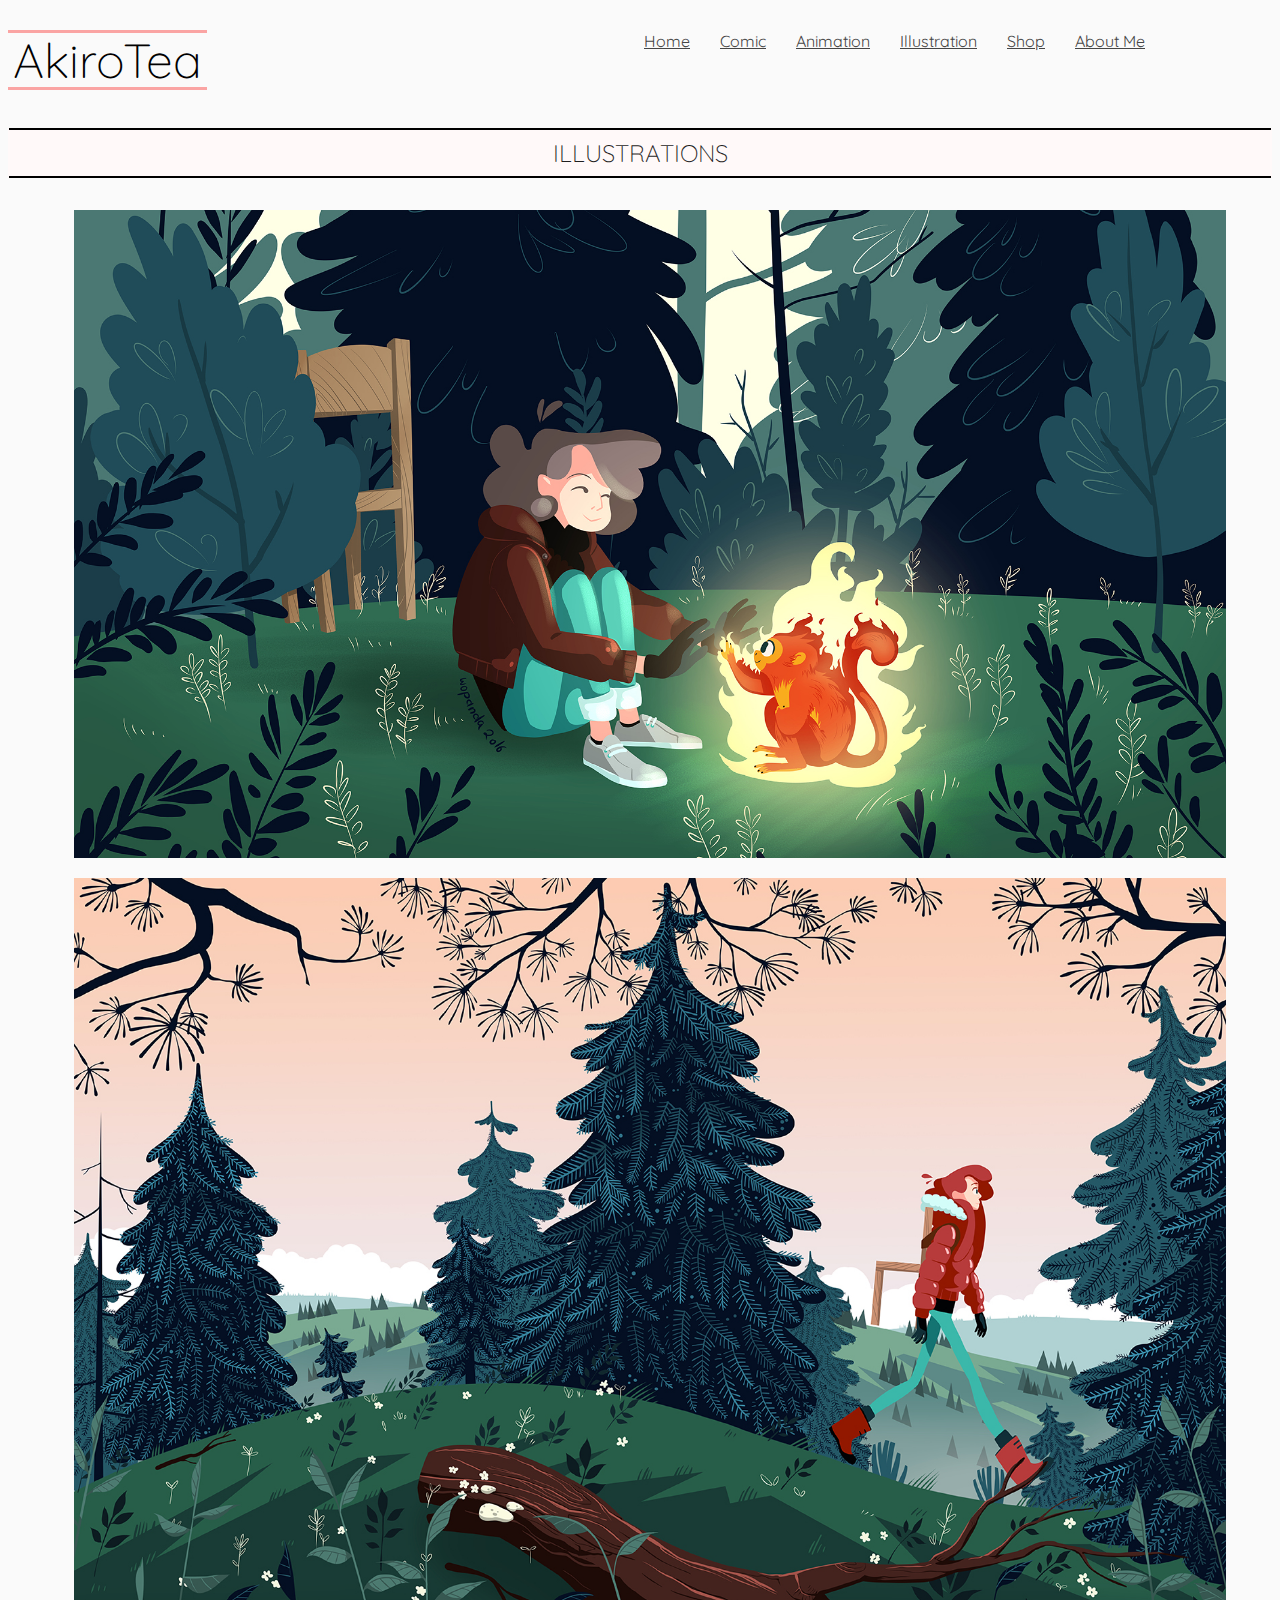
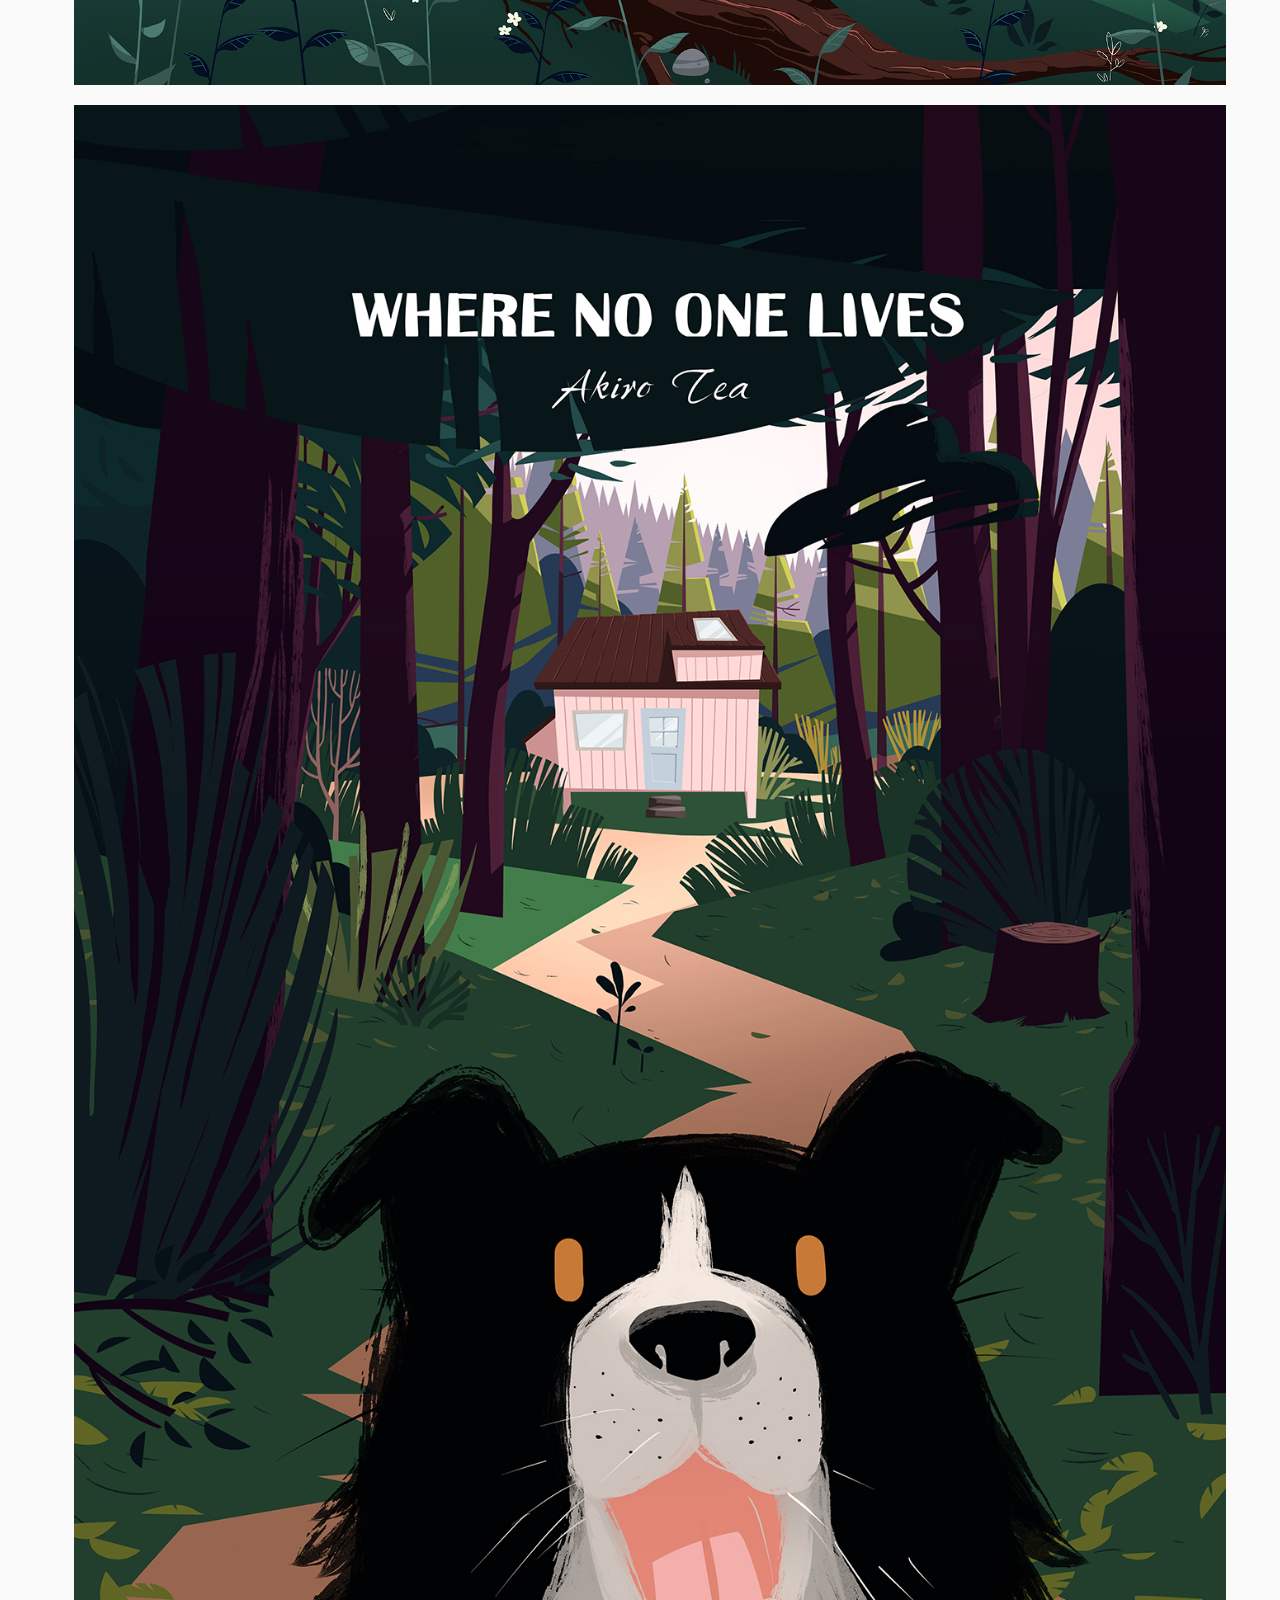
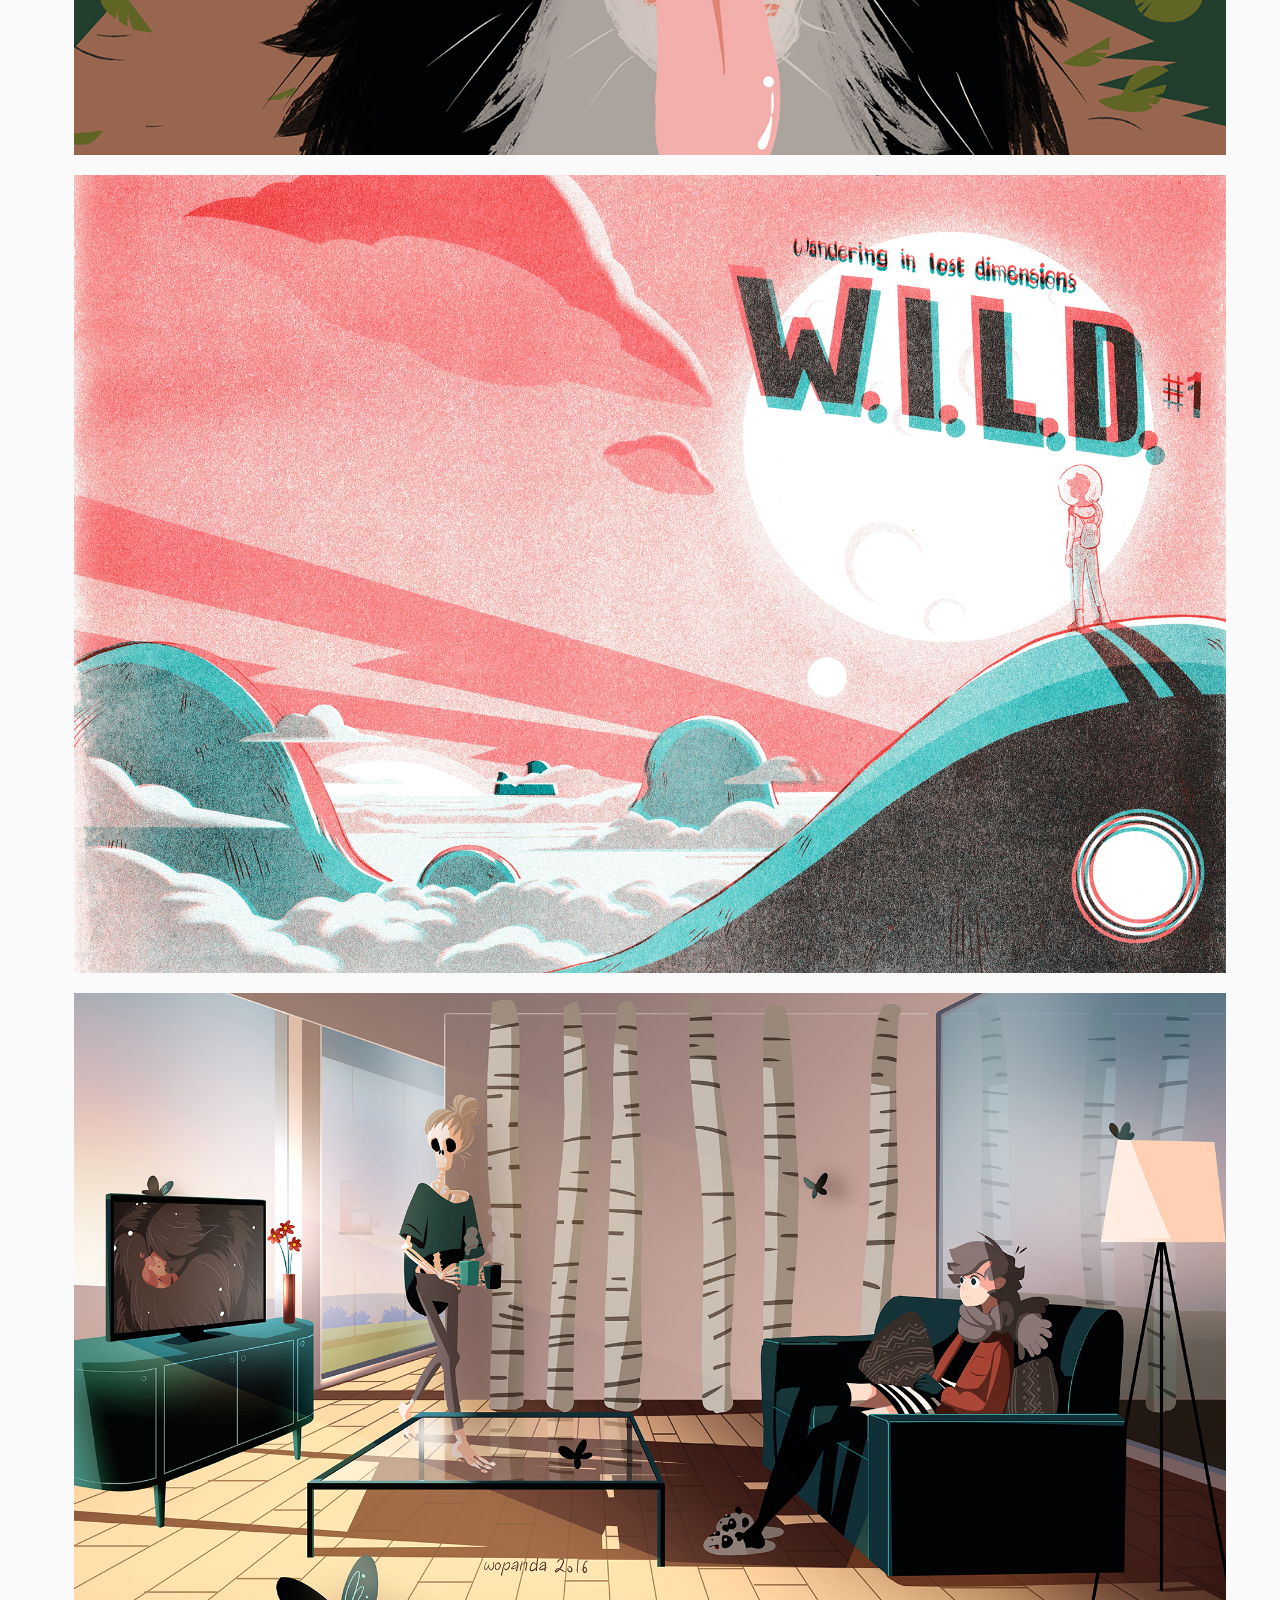
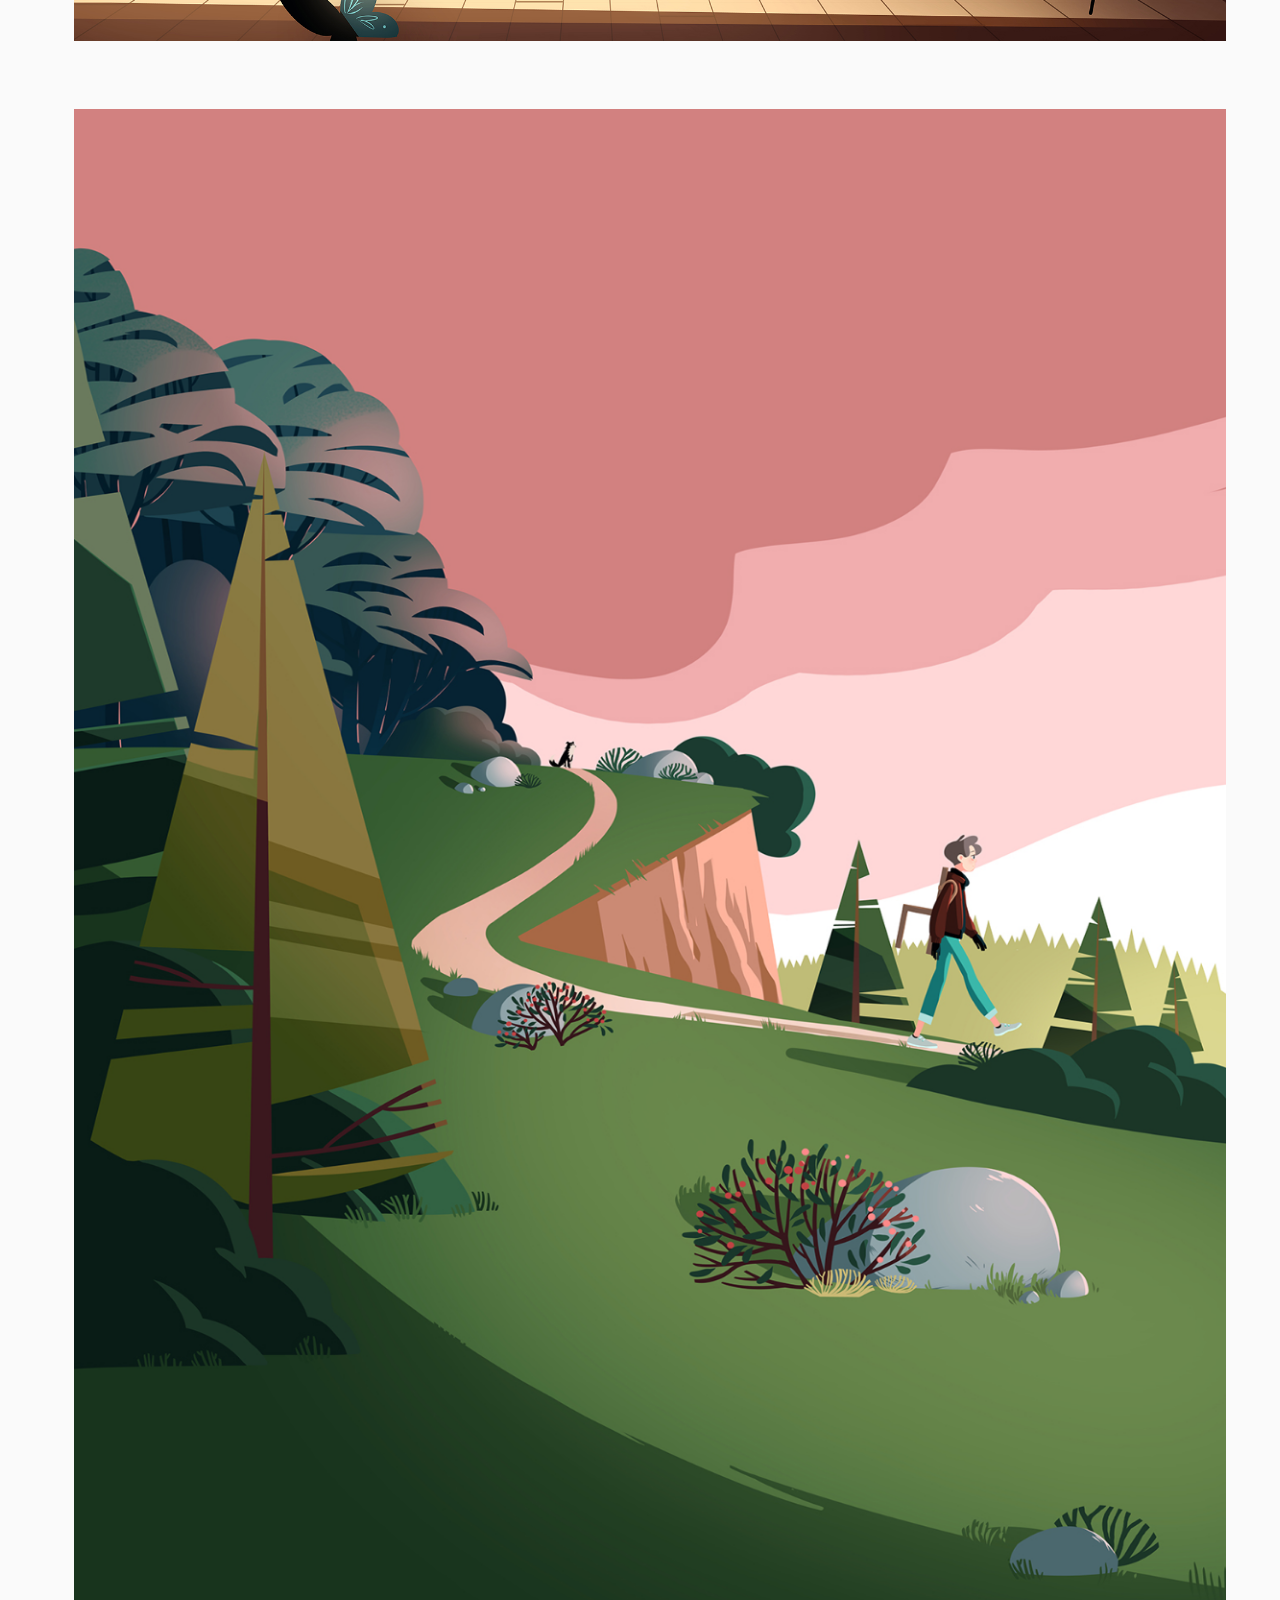
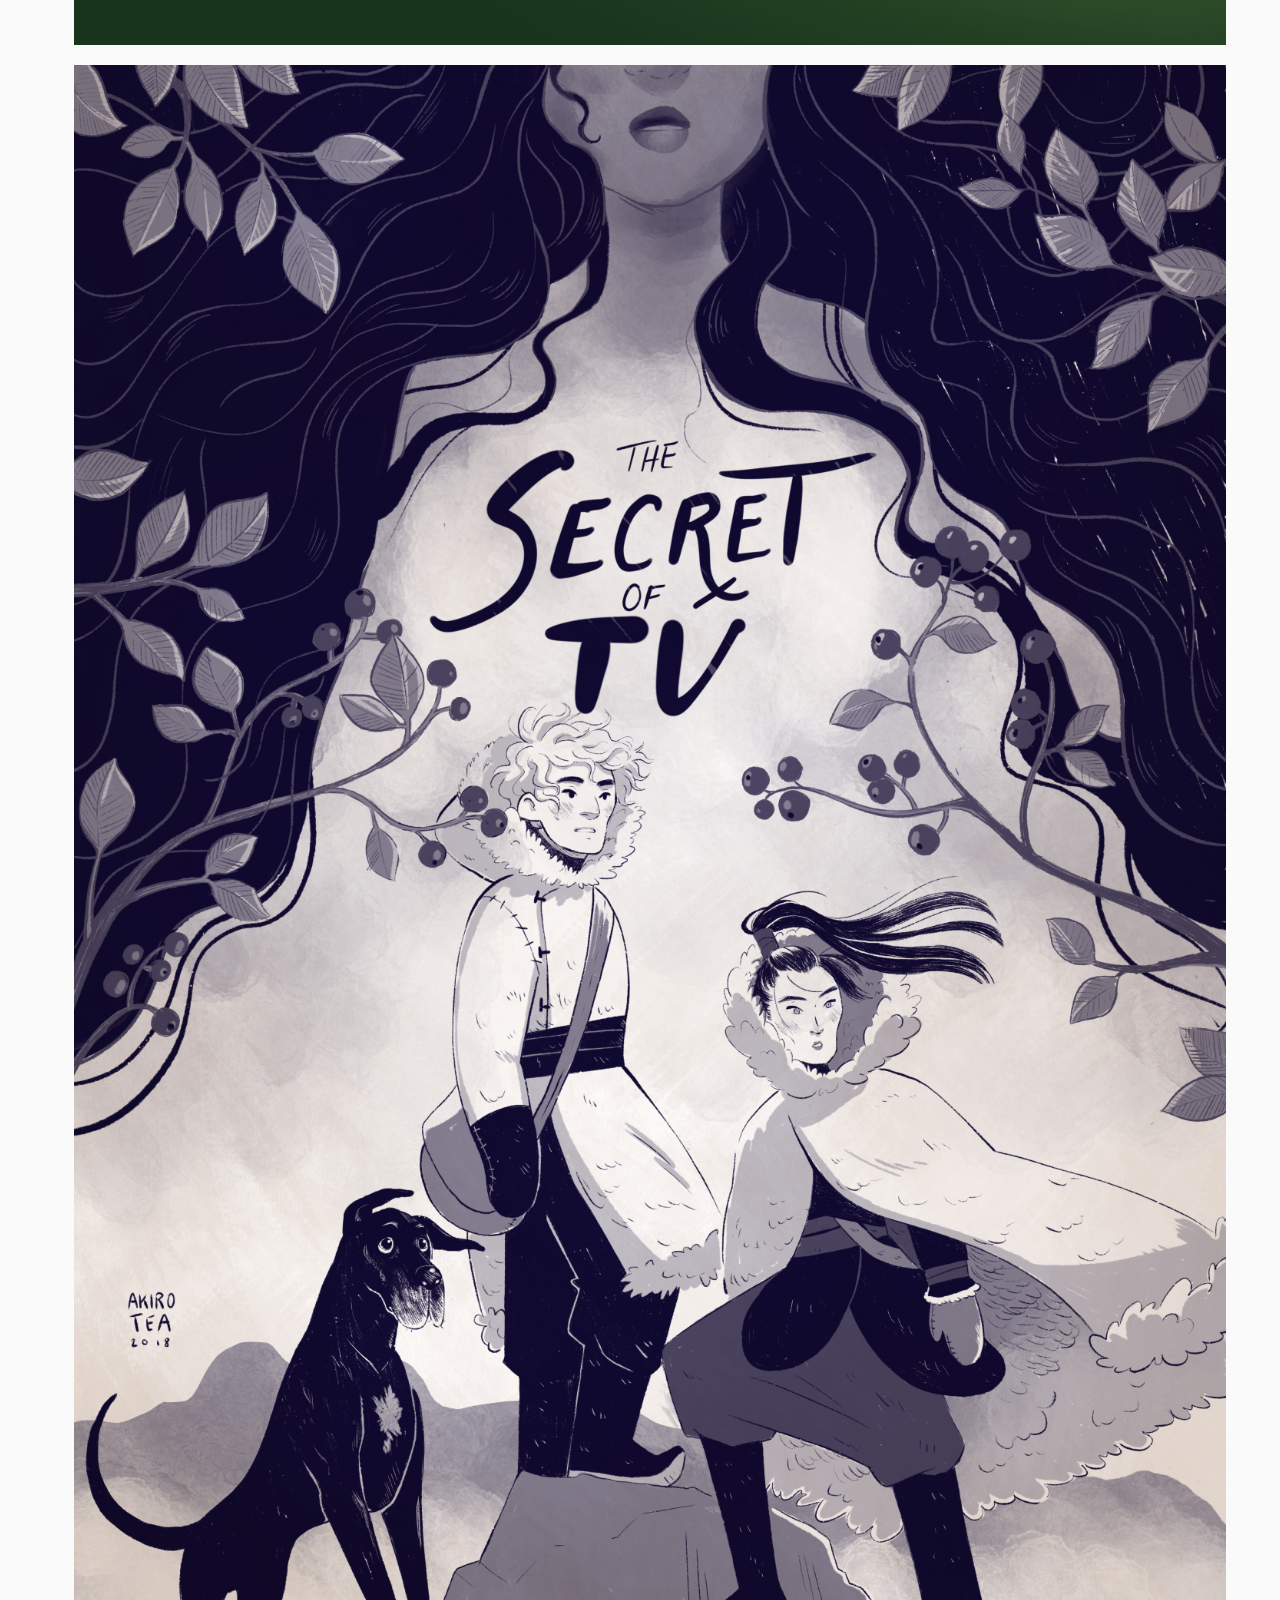
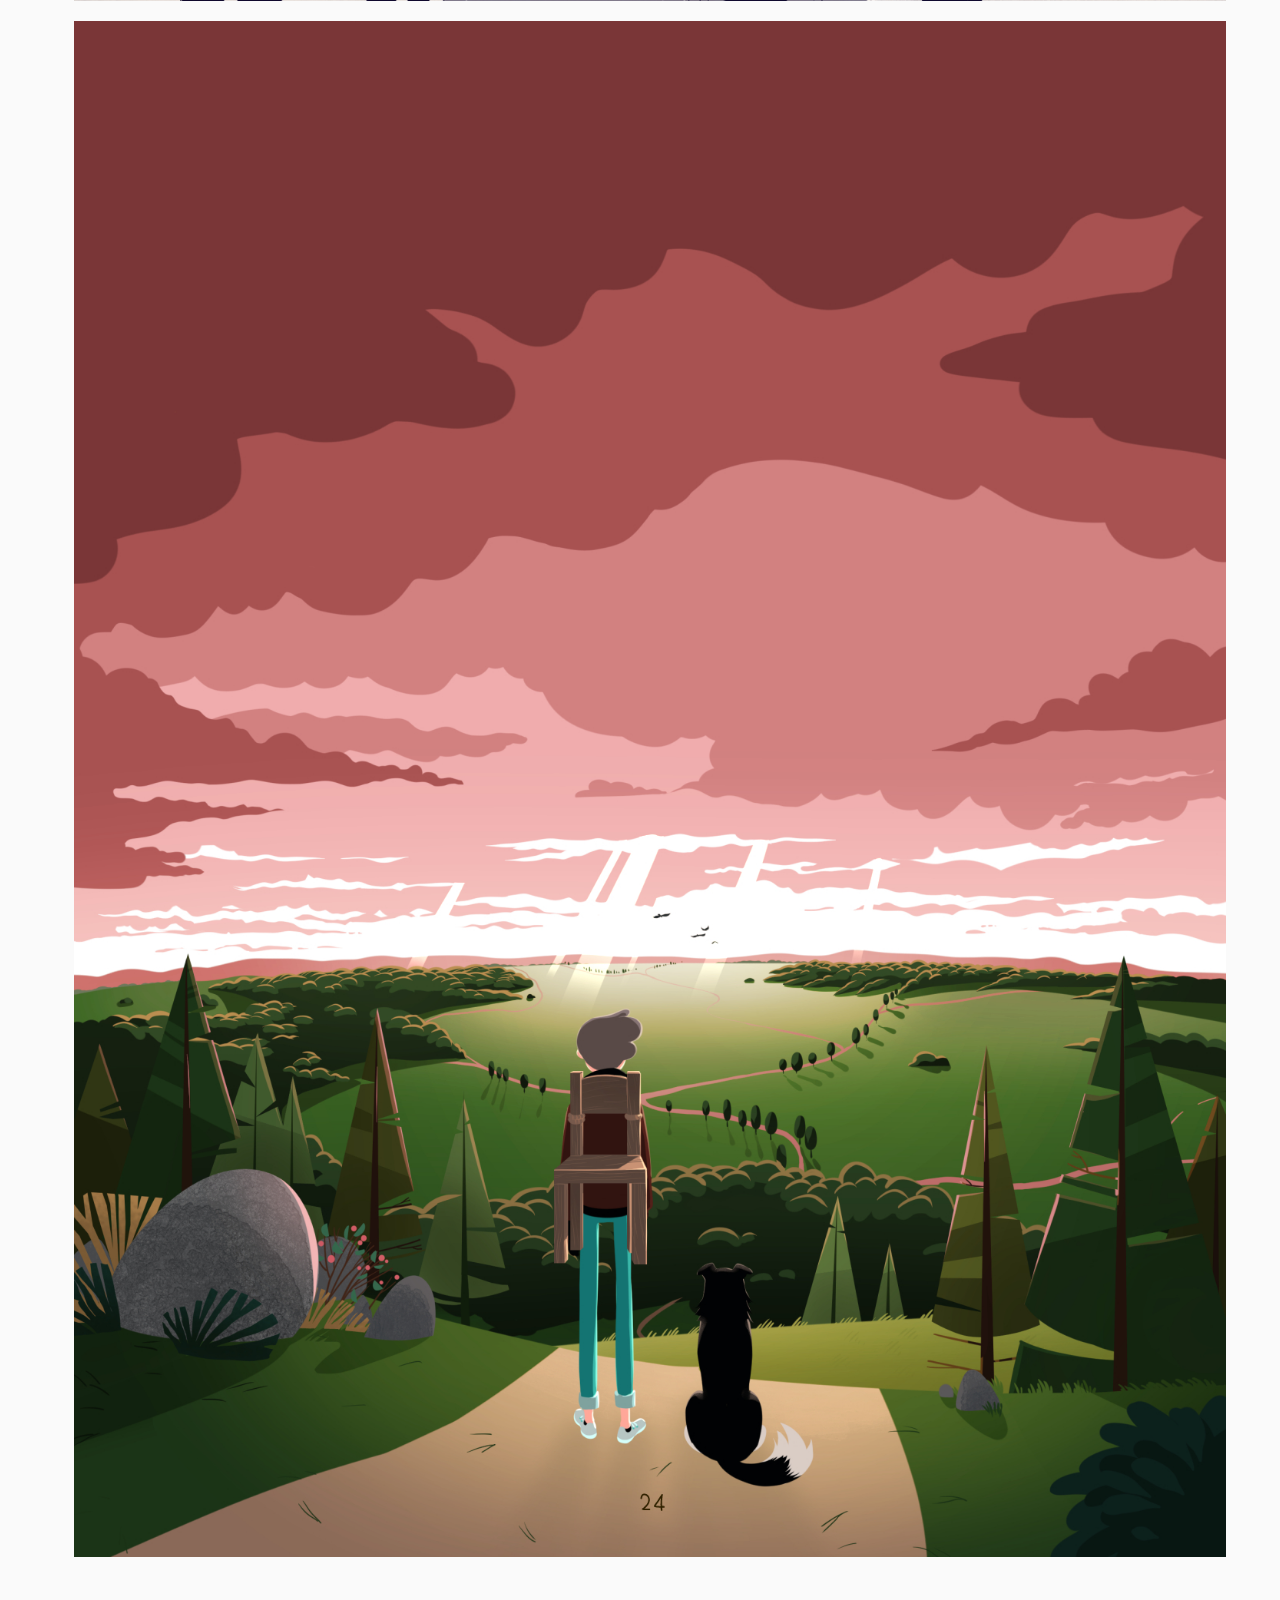
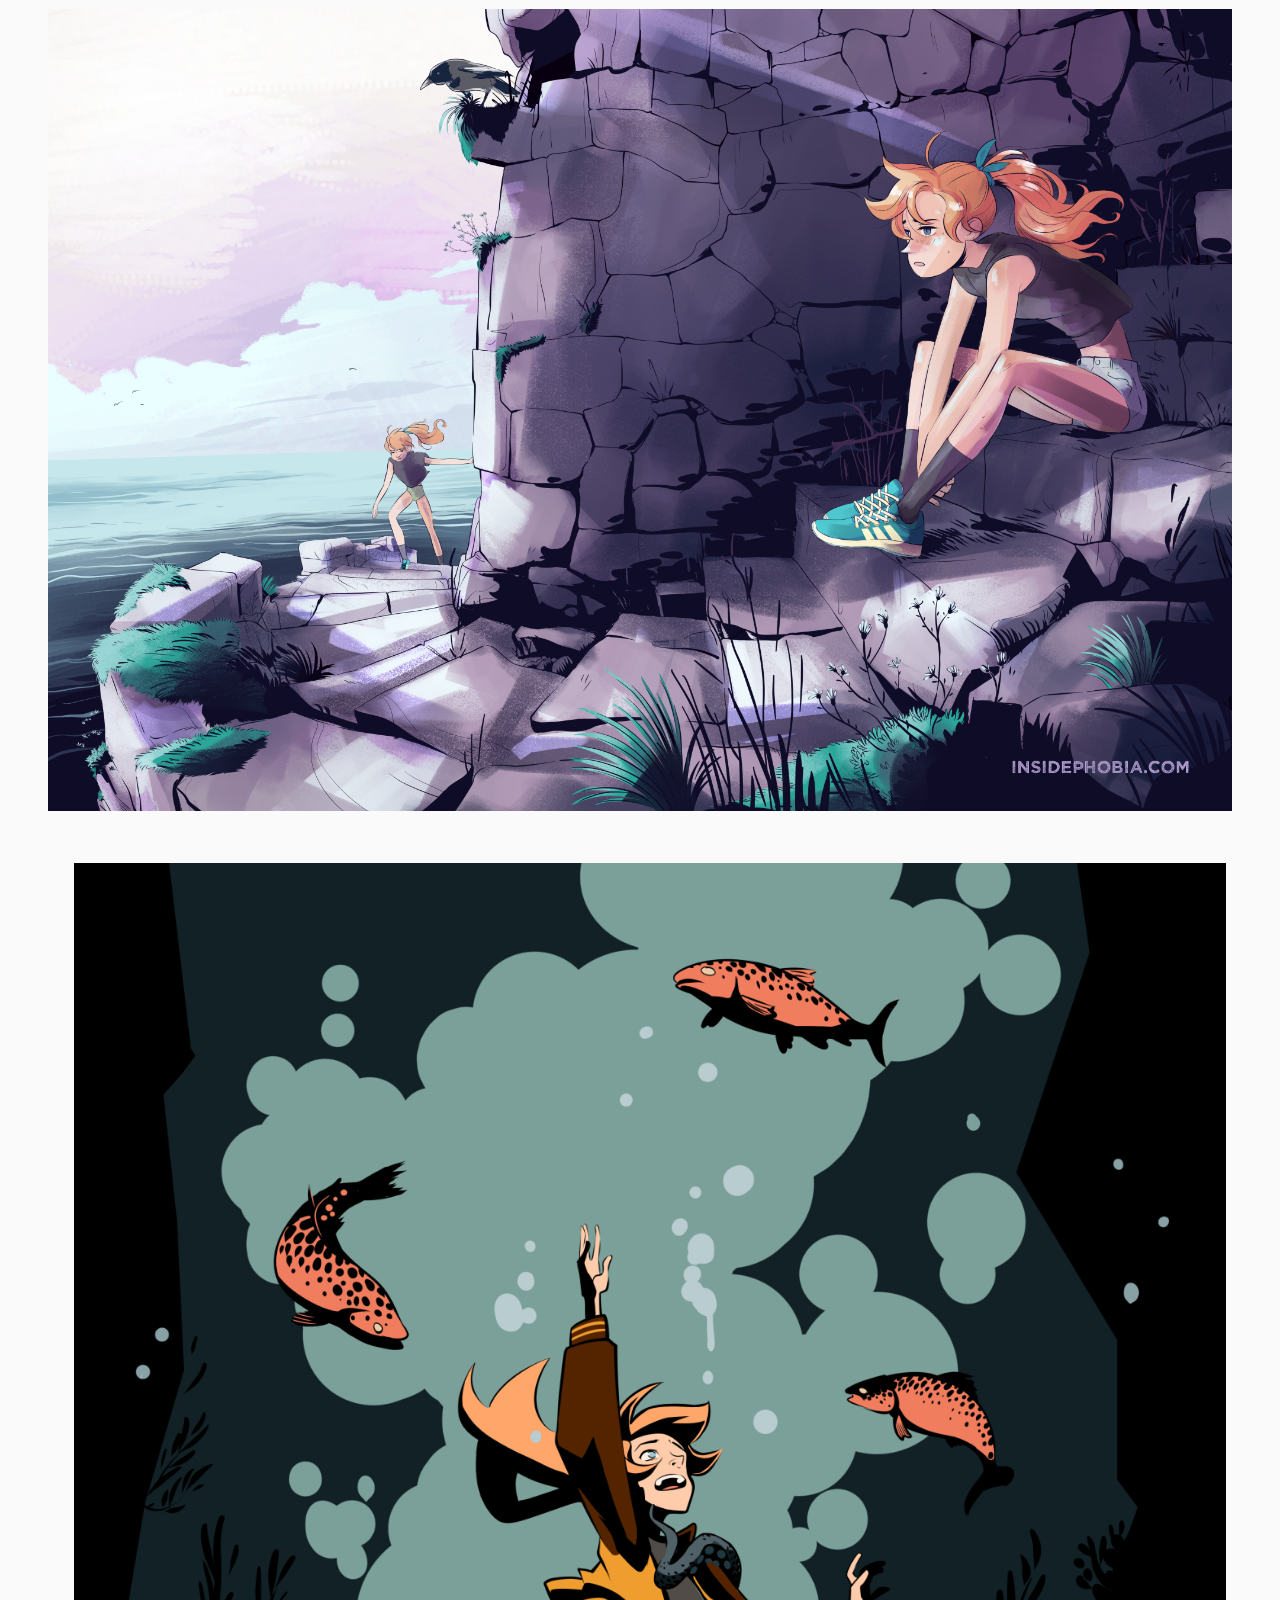
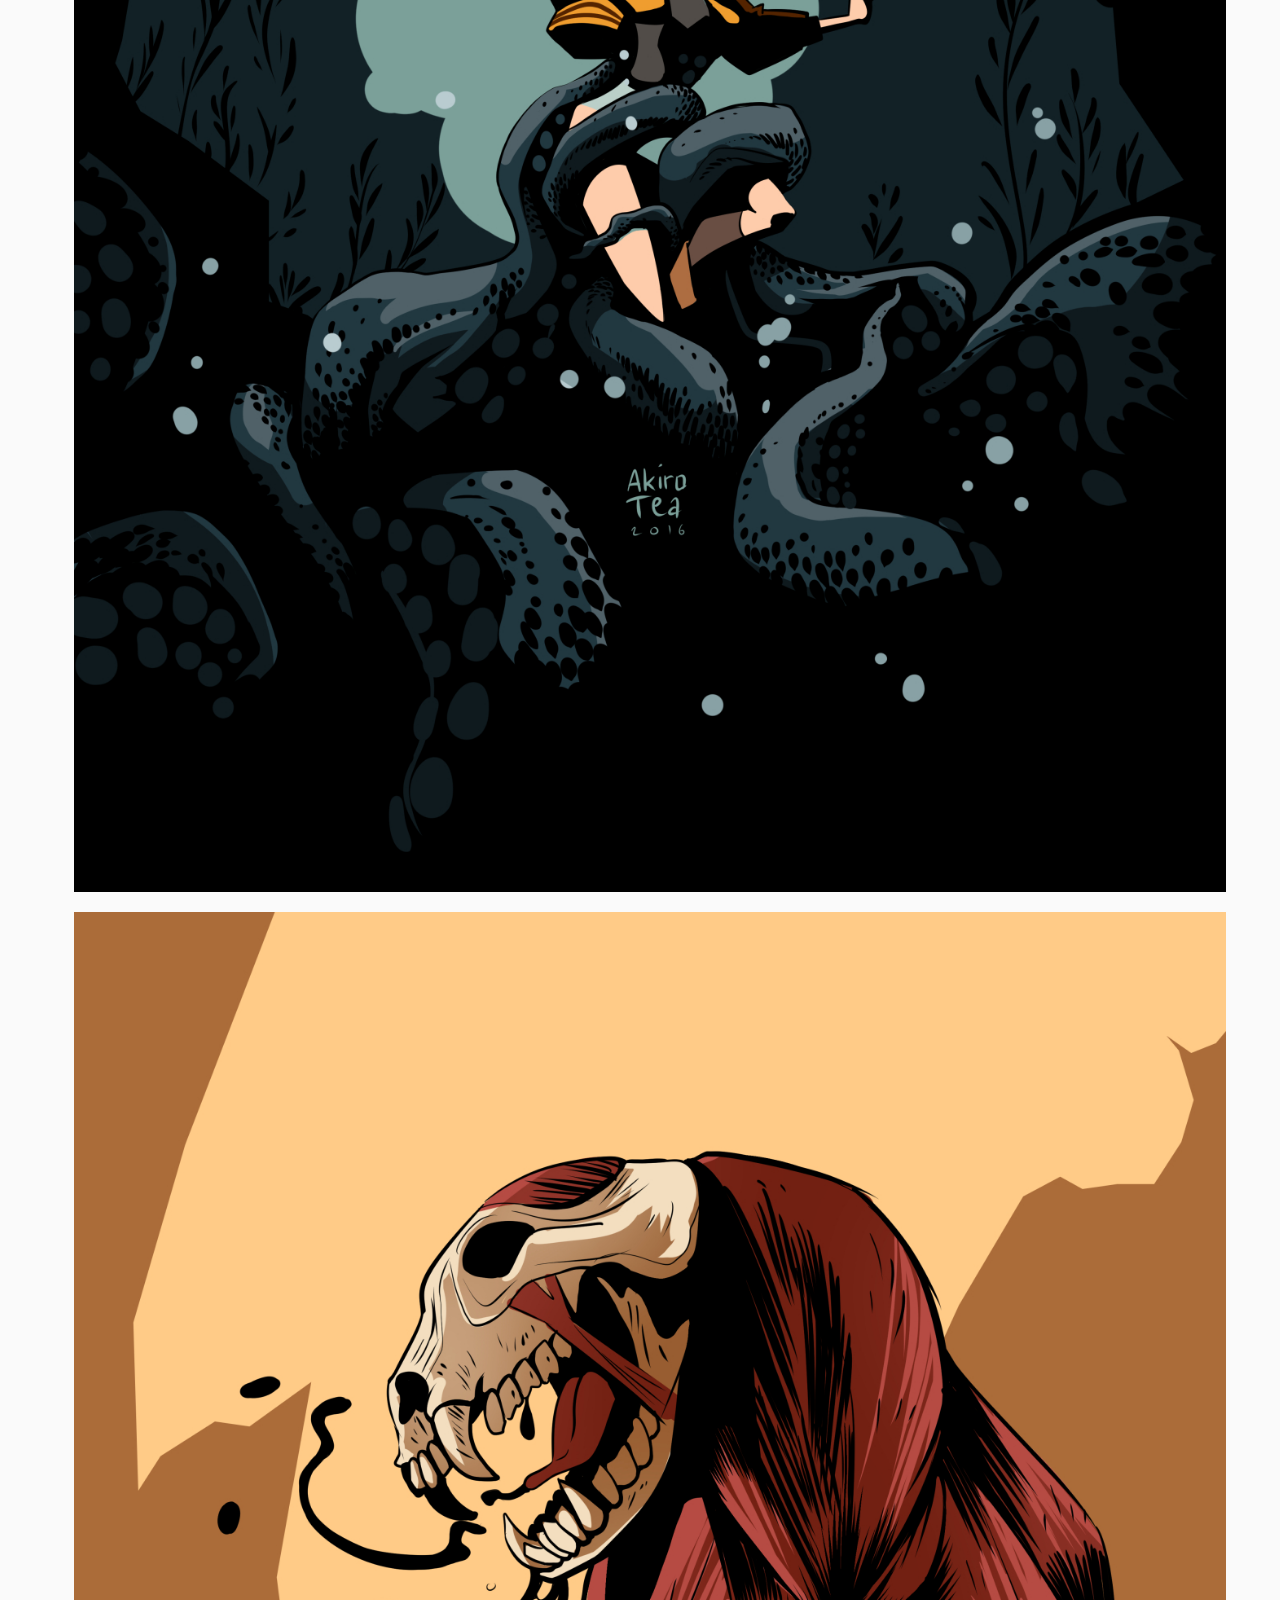
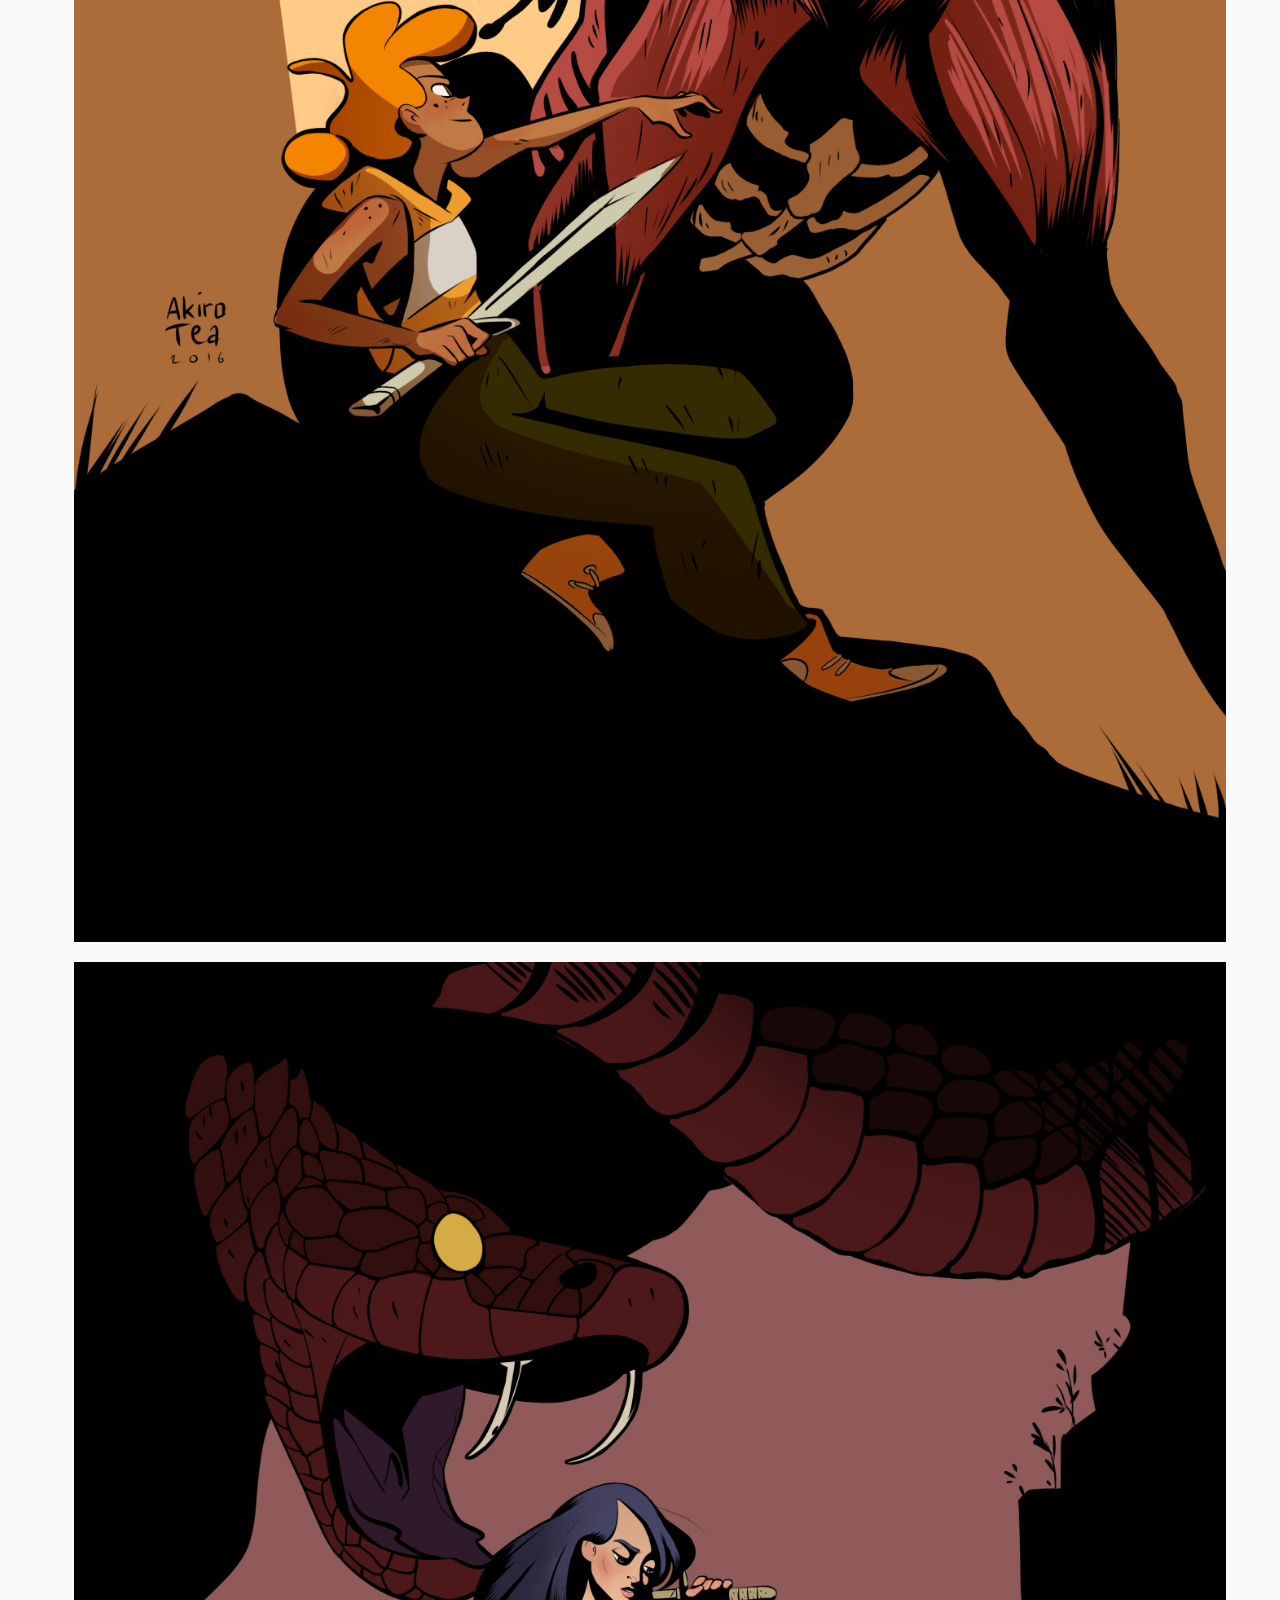
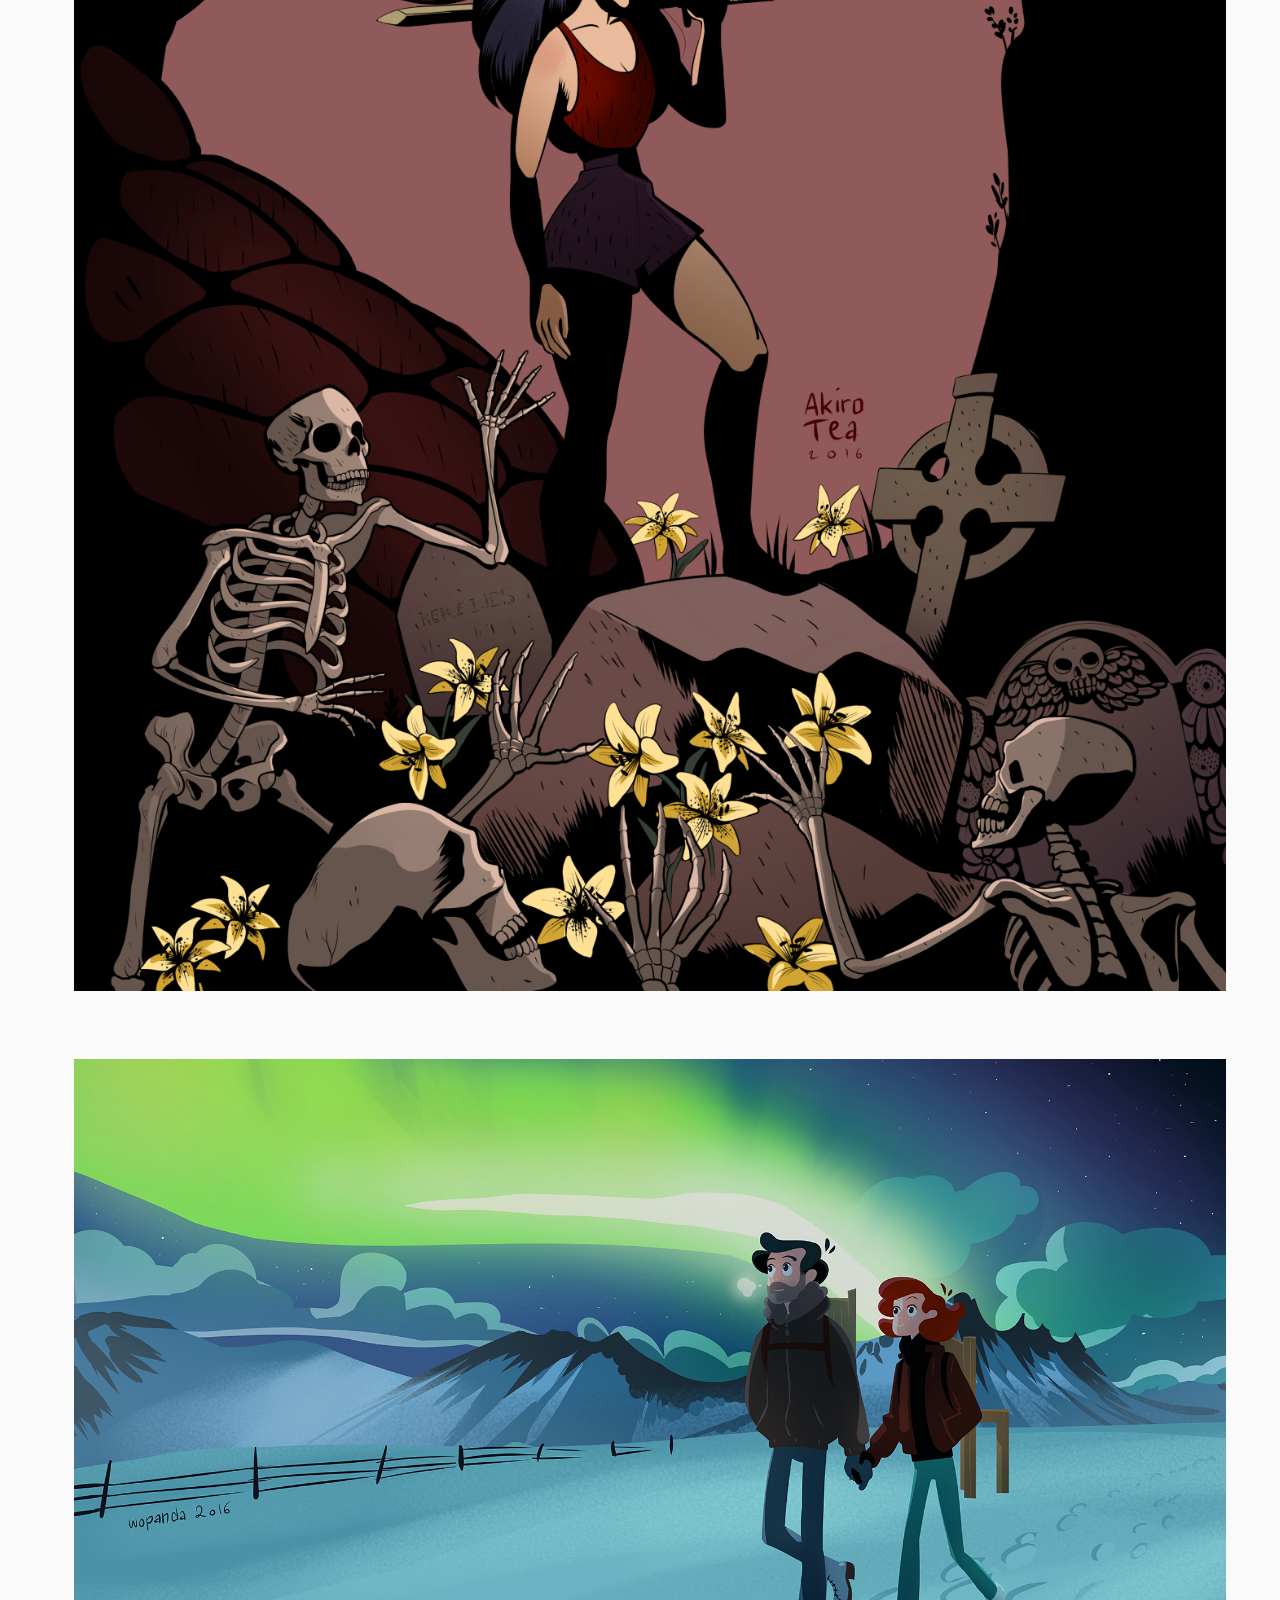
<file: Illustrations.html>
<!DOCTYPE html>
<html lang="en">

<head>
    <link rel="stylesheet" href="https://stackpath.bootstrapcdn.com/bootstrap/4.1.3/css/bootstrap.min.css" integrity="sha384-MCw98/SFnGE8fJT3GXwEOngsV7Zt27NXFoaoApmYm81iuXoPkFOJwJ8ERdknLPMO" crossorigin="anonymous">
    <link rel="stylesheet" href="https://use.fontawesome.com/releases/v5.2.0/css/all.css" integrity="sha384-hWVjflwFxL6sNzntih27bfxkr27PmbbK/iSvJ+a4+0owXq79v+lsFkW54bOGbiDQ" crossorigin="anonymous">
    <link rel="stylesheet" href="assets/styles/styles.css" type="text/css" />
    <link rel="stylesheet" href="assets/styles/portfolio-zoom.css" type="text/css" />
    <meta name="viewport" content="width=device-width, initial-scale=1">

    <title>AkiroTea</title>
</head>

<body>

    <!--header-->
    <header class="row no-gutters ">
        <div class="container-fluid home-brand-bg">
            <div class="col  home-brand">
                <a href="index.html">AkiroTea</a>
            </div>
        </div>
        <!--navbar-->
        <nav class="my-navbar">
            <div class="col-md-auto">
                <input type="checkbox" id="burger-icon" class="burger-icon">
                <label for="burger-icon" class="burger-icon-label"> <img src="assets/images/Hamburger_icon.svg.png" alt="navigation icon" > </label>

                <ul class="my-navbar-ul">
                    <li>
                        <a class="nav-link" href="index.html">Home</a>
                    </li>
                    <li>
                        <a class="nav-link" href="comics.html">Comic</a>
                    </li>
                    <li>
                        <a class="nav-link" href="animation.html">Animation</a>
                    </li>
                    <li>
                        <a class="nav-link" href="Illustrations.html">Illustration</a>
                    </li>
                    <li>
                        <a class="nav-link" target="_blank" href="https://gumroad.com/akirotea">Shop</a>
                    </li>
                    <li>
                        <a class="nav-link" href="about-me.html">About Me</a>
                    </li>
                    <li>
                        <a class="nav-link" target="_blank" href="https://www.instagram.com/akiro_tea/"><i class="fab fa-instagram"></i></a>
                    </li>
                    <li>
                        <a class="nav-link" target="_blank" href="https://twitter.com/AkiroTea"><i class="fab fa-twitter"></i></a>
                    </li>
                    <li>
                        <a class="nav-link" target="_blank" href="https://www.patreon.com/akirotea"><i class="fab fa-patreon"></i></a>
                    </li>
                </ul>
            </div>
        </nav>

    </header>
    <div class="row no-gutters ">
        <h2 class="capital container-fluid sub-page-header">illustrations</h2>
    </div>
    <section class="portfolio portfolio-bg">
        <div class="row no-gutters  portfolio-row">
            <div class="col-xs-12 col-lg-4">
                <div class="row">
                    <div class="col-12">
                        <figure>
                            <input type="checkbox" class="illustration-icon" id="illustration-icon">
                            <label for="illustration-icon" class="illustration-icon-label"> <img src="assets/images/illustrations/12.jpg" alt="illustration" > </label>
                            <figcaption class="fig-text"> </figcaption>
                        </figure>
                    </div>
                </div>
                <div class="row">
                    <div class="col-12">
                        <figure>
                            <input type="checkbox" id="illustration-icon-1" class="illustration-icon-1">
                            <label for="illustration-icon-1" class="illustration-icon-label-1"> <img src="assets/images/illustrations/02.jpg" alt="illustration" > </label>
                            <figcaption class="fig-text"> </figcaption>
                        </figure>
                    </div>
                </div>
            </div>
            <div class="col-xs-12 col-lg-4">
                <figure>
                    <input type="checkbox" id="illustration-icon-portrait" class="illustration-icon-portrait">
                    <label for="illustration-icon-portrait" class="illustration-icon-label-portrait"> <img src="assets/images/illustrations/03.jpg" alt="illustration" > </label>
                    <figcaption class="fig-text"> </figcaption>
                </figure>
            </div>
            <div class="col-xs-12 col-lg-4">
                <div class="row">
                    <div class="col-12">
                        <figure>
                            <input type="checkbox" id="illustration-icon-2" class="illustration-icon-2">
                            <label for="illustration-icon-2" class="illustration-icon-label-2"> <img src="assets/images/illustrations/01.jpg" alt="illustration" > </label>
                            <figcaption class="fig-text"> </figcaption>
                        </figure>
                    </div>
                </div>
                <div class="row">
                    <div class="col-12">
                        <figure>
                            <input type="checkbox" id="illustration-icon-3" class="illustration-icon-3">
                            <label for="illustration-icon-3" class="illustration-icon-label-3"> <img src="assets/images/illustrations/13.jpg" alt="illustration" > </label>
                            <figcaption class="fig-text"> </figcaption>
                        </figure>
                    </div>
                </div>
            </div>
        </div>
        <div class="row no-gutters  portfolio-row ">
            <div class="col-xs-12 col-lg-4">
                <figure>
                    <input type="checkbox" id="illustration-icon-portrait-1" class="illustration-icon-portrait-1">
                    <label for="illustration-icon-portrait-1" class="illustration-icon-label-portrait"> <img src="assets/images/illustrations/04.jpg" alt="illustration" > </label>
                    <figcaption class="fig-text"> </figcaption>
                </figure>
            </div>
            <div class="col-xs-12 col-lg-4">
                <figure>
                    <input type="checkbox" id="illustration-icon-portrait-2" class="illustration-icon-portrait-2">
                    <label for="illustration-icon-portrait-2" class="illustration-icon-label-portrait-2"> <img src="assets/images/illustrations/07.jpg" alt="illustration" > </label>
                    <figcaption class="fig-text"> </figcaption>
                </figure>
            </div>
            <div class="col-xs-12 col-lg-4">
                <figure>
                    <input type="checkbox" id="illustration-icon-portrait-3" class="illustration-icon-portrait-3">
                    <label for="illustration-icon-portrait-3" class="illustration-icon-label-portrait-3"> <img src="assets/images/illustrations/06.jpg" alt="illustration" > </label>
                    <figcaption class="fig-text"> </figcaption>
                </figure>
            </div>
        </div>
        <div class="row no-gutters  large-image">
            <div class="col-xs-12">
                <figure>
                    <img src="assets/images/illustrations/08.jpg" alt="illustration">
                    <figcaption class="fig-text"> </figcaption>
                </figure>
            </div>
        </div>
        <div class="row no-gutters  portfolio-row ">
            <div class="col-xs-12 col-lg-4">
                <figure>
                    <input type="checkbox" id="illustration-icon-portrait-4" class="illustration-icon-portrait-4">
                    <label for="illustration-icon-portrait-4" class="illustration-icon-label-portrait-4"> <img src="assets/images/illustrations/09.jpg" alt="illustration" > </label>
                    <figcaption class="fig-text"> </figcaption>
                </figure>
            </div>
            <div class="col-xs-12 col-lg-4">
                <figure>
                    <input type="checkbox" id="illustration-icon-portrait-5" class="illustration-icon-portrait-5">
                    <label for="illustration-icon-portrait-5" class="illustration-icon-label-portrait-5"> <img src="assets/images/illustrations/10.jpg" alt="illustration" > </label>
                    <figcaption class="fig-text"> </figcaption>
                </figure>
            </div>
            <div class="col-xs-12 col-lg-4">
                <figure>
                    <input type="checkbox" id="illustration-icon-portrait-6" class="illustration-icon-portrait-6">
                    <label for="illustration-icon-portrait-6" class="illustration-icon-label-portrait-6"> <img src="assets/images/illustrations/11.jpg" alt="illustration" > </label>
                    <figcaption class="fig-text"> </figcaption>
                </figure>
            </div>
        </div>
        <div class="row no-gutters  portfolio-row ">
            <div class="col-xs-12 col-lg-4">
                <div class="row no-gutters ">
                    <div class="col-12">
                        <figure>
                            <input type="checkbox" id="illustration-icon-4" class="illustration-icon-4">
                            <label for="illustration-icon-4" class="illustration-icon-label-4"> <img src="assets/images/illustrations/14.jpg" alt="illustration" > </label>
                            <figcaption class="fig-text"> </figcaption>
                        </figure>
                    </div>
                </div>
                <div class="row no-gutters ">
                    <div class="col-12">
                        <figure>
                            <input type="checkbox" id="illustration-icon-5" class="illustration-icon-5">
                            <label for="illustration-icon-5" class="illustration-icon-label-5"> <img src="assets/images/illustrations/15.jpg" alt="illustration" > </label>
                            <figcaption class="fig-text"> </figcaption>
                        </figure>
                    </div>
                </div>
            </div>
            <div class="col-xs-12 col-lg-4">
                <figure>
                    <input type="checkbox" id="illustration-icon-portrait-7" class="illustration-icon-portrait-7">
                    <label for="illustration-icon-portrait-7" class="illustration-icon-label-portrait-7"> <img src="assets/images/illustrations/05.jpg" alt="illustration" > </label>
                    <figcaption class="fig-text"> </figcaption>
                </figure>
            </div>
            <div class="col-xs-12 col-lg-4">
                <div class="row no-gutters ">
                    <div class="col-12">
                        <figure>
                            <input type="checkbox" id="illustration-icon-6" class="illustration-icon-6">
                            <label for="illustration-icon-6" class="illustration-icon-label-6"> <img src="assets/images/illustrations/16.jpg" alt="illustration" > </label>
                            <figcaption class="fig-text"> </figcaption>
                        </figure>
                    </div>
                </div>
                <div class="row no-gutters ">
                    <div class="col-12">
                        <figure>
                            <input type="checkbox" id="illustration-icon-7" class="illustration-icon-7">
                            <label for="illustration-icon-7" class="illustration-icon-label-7"> <img src="assets/images/illustrations/17.jpg" alt="illustration" > </label>
                            <figcaption class="fig-text"> </figcaption>
                        </figure>
                    </div>
                </div>
            </div>
        </div>

    </section>
    <!--footer-->
    <footer>
        <div class="container-fluid footer-styles footer-bg">
            <div class="row no-gutters ">
                <div class="col-12 col-md-4">
                    <form>
                        <div class="form-group form-style">
                            <label for="email">Subscribe and receive updates</label>
                            <input type="email" class="form-control" id="email" placeholder="Enter email">
                            <button type="submit" class="btn btn-primary">Submit</button>
                        </div>
                    </form>
                </div>
                <div class="col-12 col-md-4">
                    <ul class="social-network-links">
                        <li><a target="_blank" href="https://www.patreon.com/akirotea"><i class="fab fa-patreon"></i></a></li>
                        <li><a target="_blank" href="https://twitter.com/AkiroTea"><i class="fab fa-twitter"></i></a></li>
                        <li><a target="_blank" href="https://www.instagram.com/akiro_tea/"><i class="fab fa-instagram"></i></a></li>
                    </ul>
                </div>
                <div class="col-12 col-md-4">
                    <p class="capital">
                        akirotea@protonmail.com
                    </p>
                    <p>All work &#169; 2018 Zorika Gaeta - Rights Reserved - unless otherwise noted.</p>
                </div>
            </div>
        </div>
    </footer>


    <!--javascript-->
    <script src="https://code.jquery.com/jquery-3.3.1.slim.min.js" integrity="sha384-q8i/X+965DzO0rT7abK41JStQIAqVgRVzpbzo5smXKp4YfRvH+8abtTE1Pi6jizo" crossorigin="anonymous"></script>
    <script src="https://cdnjs.cloudflare.com/ajax/libs/popper.js/1.14.3/umd/popper.min.js" integrity="sha384-ZMP7rVo3mIykV+2+9J3UJ46jBk0WLaUAdn689aCwoqbBJiSnjAK/l8WvCWPIPm49" crossorigin="anonymous"></script>
    <script src="https://stackpath.bootstrapcdn.com/bootstrap/4.1.3/js/bootstrap.min.js" integrity="sha384-ChfqqxuZUCnJSK3+MXmPNIyE6ZbWh2IMqE241rYiqJxyMiZ6OW/JmZQ5stwEULTy" crossorigin="anonymous"></script>

</body>

</html>
</file>
<file: assets/styles/styles.css>
@import url('https://fonts.googleapis.com/css?family=Quicksand:100,200,300,400,500,600,700,800,900');


/*-------------------------------------general*/

html,
body {
    font-family: 'Quicksand', sans-serif;
}

.capital {
    text-transform: uppercase;
}

h2 {
    font-weight: 300;
    margin-top: 15px;
    text-transform: uppercase;
}

h3 {
    text-align: center;
    font-weight: 400;
    text-decoration: underline;
    padding: 15px;

}


/*-------------------------------------background colours*/

body {
    background-color: #fafafa;
}

.home-brand-bg {
    background-color: #fafafa;
}

.pink-bg {
    background-color: #ffcaca;
}

.dark-bg {
    background-color: #232323;
}

.comic-bg {
    background-color: #fafafa;
}

.portfolio-bg {
    background-color: #fafafa;
}

.footer-bg {
    background-color: #fafafa;
}



/*-------------------------------------header*/

.home-brand {
    height: 120px;
    position: relative;
}

.home-brand a {
    color: #000;
    text-decoration: none;
    font-size: 3em;
    font-weight: 300;
    margin: 5px;
    position: relative;
    top: 22px;
}


.home-brand a::before {
    content: '';
    position: absolute;
    top: 0;
    bottom: 0;
    left: -5px;
    right: -5px;
    border-top: 3px solid #faa4a3;
    border-bottom: 3px solid #faa4a3;
    transform: scale(1);
    transform-origin: left;
    transition: all 0.3s ease-in-out;
    -moz-transition: all 0.3s ease-in-out;
    -o-transition: all 0.3s ease-in-out;
    -webkit-transition: all 0.3s ease-in-out;

}

.home-brand a:hover::before {
    transform: scale(0, 1);
    transform-origin: left;
    transition: all 0.3s ease-in-out;
    -moz-transition: all 0.3s ease-in-out;
    -o-transition: all 0.3s ease-in-out;
    -webkit-transition: all 0.3s ease-in-out;
}



.home-brand a::after {
    content: '';
    position: absolute;
    top: 0;
    bottom: 0;
    left: -5px;
    right: -5px;
    border-left: 3px solid #faa4a3;
    transform: scale(1, 0);
    transform-origin: top;
    transition: all 0.3s ease-in-out;
    -moz-transition: all 0.3s ease-in-out;
    -o-transition: all 0.3s ease-in-out;
    -webkit-transition: all 0.3s ease-in-out;

}

.home-brand a:hover::after {
    transform: scale(1);
    transform-origin: top;
    transition: all 0.3s ease-in-out;
    -moz-transition: all 0.3s ease-in-out;
    -o-transition: all 0.3s ease-in-out;
    -webkit-transition: all 0.3s ease-in-out;
}

/*------------------------------------sub page header*/

.sub-page-header {
    position: relative;
    text-align: center;
    background-color: #fff9f9;
    color: #1f1f1f;
    margin: 0;
    padding: 10px;
}

.sub-page-header::before {
    content: '';
    position: absolute;
    top: 0;
    bottom: 0;
    left: 1px;
    right: 1px;
    border-top: 2px solid #000000;
    border-bottom: 2px solid #000000;
    transform: scale(1);
}

/*-----------------------------------sub header + link animation*/

.sub-header {
    text-align: center;
    margin-top: 0;
    margin-top: 50px;
    margin-bottom: 50px;
}

.sub-header a {
    color: #000;
    text-decoration: none;
    position: relative;


}

@media(min-width:768px) {


    .sub-header a::before {
        content: '';
        position: absolute;
        top: 0;
        bottom: 0;
        left: -5px;
        right: -5px;
        border-top: 2px solid;
        border-bottom: 2px solid;
        transform: scale(1);
        transform-origin: left;
        transition: all 0.3s ease-in-out;
        -moz-transition: all 0.3s ease-in-out;
        -o-transition: all 0.3s ease-in-out;
        -webkit-transition: all 0.3s ease-in-out;

    }

    .sub-header a:hover::before {
        transform: scale(0, 1);
        transform-origin: left;
        transition: all 0.3s ease-in-out;
        -moz-transition: all 0.3s ease-in-out;
        -o-transition: all 0.3s ease-in-out;
        -webkit-transition: all 0.3s ease-in-out;
    }



    .sub-header a::after {
        content: '';
        position: absolute;
        top: 0;
        bottom: 0;
        left: -5px;
        right: -5px;
        border-left: 2px solid;
        transform: scale(1, 0);
        transform-origin: top;
        transition: all 0.3s ease-in-out;
        -moz-transition: all 0.3s ease-in-out;
        -o-transition: all 0.3s ease-in-out;
        -webkit-transition: all 0.3s ease-in-out;

    }

    .sub-header a:hover::after {
        transform: scale(1);
        transform-origin: top;
        transition: all 0.3s ease-in-out;
        -moz-transition: all 0.3s ease-in-out;
        -o-transition: all 0.3s ease-in-out;
        -webkit-transition: all 0.3s ease-in-out;
    }
}

/*-------------------------------------navbar*/

.my-navbar {
    background-color: #fafafa;
    background-color: rgba(0, 0, 0, 0);
    position: absolute;
    z-index: 1;
    top: 0;
    right: 0;
    padding: 0;
}

.my-navbar div {
    padding: 0;
}

.my-navbar-ul {
    list-style-type: none;
    transform: scale(0, 1);

    left: 0;
    padding: 0;
    transform-origin: right;
    transition: all .5s cubic-bezier(0.13, 0.84, 0.42, 1.02);
    -moz-transition: all .5s cubic-bezier(0.13, 0.84, 0.42, 1.02);
    -o-transition: all .5s cubic-bezier(0.13, 0.84, 0.42, 1.02);
    -webkit-transition: all .5s cubic-bezier(0.13, 0.84, 0.42, 1.02);

}

.burger-icon {
    display: none;

}

.burger-icon:checked~.my-navbar-ul {
    width: 100vw;
    height: 150vh;
    position: fixed;
    background-color: #fafafa;
    background-color: rgba(255, 255, 255, 0.9);
    transform: scale(1, 1);
    transition: all .5s cubic-bezier(0.13, 0.84, 0.42, 1.02);
    -moz-transition: all .5s cubic-bezier(0.13, 0.84, 0.42, 1.02);
    -o-transition: all .5s cubic-bezier(0.13, 0.84, 0.42, 1.02);
    -webkit-transition: all .5s cubic-bezier(0.13, 0.84, 0.42, 1.02);

}

.burger-icon:checked+label {
    position: fixed;
}

.nav-link {
    color: #2e2727;
    text-align: center;
    padding-top: 4vh;
    padding-bottom: 1vh;

}

.nav-link:hover {
    color: #f69394;
}


.burger-icon-label {
    position: absolute;
    top: 35px;
    right: 20px;
    z-index: 10;
}

.burger-icon-label img {
    height: 30px;
    z-index: 10;
}

@media(min-width:992px) {
    .burger-icon-label {
        display: none;
    }
    .my-navbar {
        top: 15px;
        right: 15px;
    }
    .my-navbar-ul {
        transform: scale(1);
        display: flex;
        list-style-type: none;
        background-color: #fafafa;

    }
    .nav-link {
        padding: 0;
        margin-right: 30px;
        text-align: right;

        color: #454545;
        transition: all 0.3s ease-in-out;
        -moz-transition: all 0.3s ease-in-out;
        -o-transition: all 0.3s ease-in-out;
        -webkit-transition: all 0.3s ease-in-out;
    }

    .nav-link:hover {
        text-decoration: none;
        color: #f69394;

        transition: all 0.3s ease-in-out;
        -moz-transition: all 0.3s ease-in-out;
        -o-transition: all 0.3s ease-in-out;
        -webkit-transition: all 0.3s ease-in-out;
    }
}


/*-------------------------------------left-article-styles*/

.left-article-styles {
    color: #000000;
    margin-left: 15px;
    margin-right: 15px;
    padding-bottom: 30px;
}

.left-article-styles li {
    margin-right: 10px;
}

.left-article-styles a {
    text-decoration: none;
    color: #000000;
    transition: all 0.3s ease-in-out;
    -moz-transition: all 0.3s ease-in-out;
    -o-transition: all 0.3s ease-in-out;
    -webkit-transition: all 0.3s ease-in-out;
}

.left-article-styles p a:hover {
    text-decoration: none;
    color: #829891;

    transition: all 0.3s ease-in-out;
    -moz-transition: all 0.3s ease-in-out;
    -o-transition: all 0.3s ease-in-out;
    -webkit-transition: all 0.3s ease-in-out;
}

/*-------------------------------------right article*/

.right-article-styles {
    color: #fafafa;
    padding-bottom: 30px;

}

.right-article-styles p {
    margin-left: 20px;
    margin-right: 20px;
}

.right-article-styles li {
    margin-left: 10px;
    margin-right: 20px;
}

.right-article-styles a {
    text-decoration: none;
    color: #fafafa;
    transition: all 0.3s ease-in-out;
    -moz-transition: all 0.3s ease-in-out;
    -o-transition: all 0.3s ease-in-out;
    -webkit-transition: all 0.3s ease-in-out;
}

.right-article-styles p a:hover {
    text-decoration: none;
    color: #ffcaca;

    transition: all 0.3s ease-in-out;
    -moz-transition: all 0.3s ease-in-out;
    -o-transition: all 0.3s ease-in-out;
    -webkit-transition: all 0.3s ease-in-out;
}

/*------------------------------------FOOTER social links*/

.social-network-links {
    text-align: center;
}

.social-network-links li {
    display: inline-block;
    margin-right: 10px;
    margin-top: 45px;

}

.social-network-links li a i {
    color: #fafafa;
    font-size: 18px;
    width: 45px;
    height: 45px;
    border-radius: 50%;
    line-height: 42px;
    text-align: center;
    background: #373737;
    transition: all 0.3s ease-in-out;
    -moz-transition: all 0.3s ease-in-out;
    -o-transition: all 0.3s ease-in-out;
    -webkit-transition: all 0.3s ease-in-out;
}

.social-network-links li a i:hover {
    text-decoration: none;
    color: #373737;
    background-color: #fafafa;
    transition: all 0.3s ease-in-out;
    -moz-transition: all 0.3s ease-in-out;
    -o-transition: all 0.3s ease-in-out;
    -webkit-transition: all 0.3s ease-in-out;
}

/*-------------------------------------footer*/

.footer-styles {
    height: 120px;
}

.footer-styles p {
    margin: 20px;
    color: #232323;
    font-weight: 400;
}

.form-style {
    margin: 20px;
    color: #232323;
    text-align: center;
}


/*------------------------------------------------------------------------------------------------HOME PAGE*/

.about-me-heading {
    text-align: center;
    margin-bottom: 15px;
}

.about-me-heading u {

    text-decoration: none;
    border-bottom: 1px solid black;

}


/*-------------------------------------carousel styles*/

.carousel-styles {
    padding-left: 0;
    margin-top: auto;
    margin-bottom: auto;
}

/*-------------------------------------comics*/

.comic-box a h3 {
    text-align: center;
    color: #000000;
    font-weight: 300;
    text-decoration: none;
    padding-top: 20px;
    padding-bottom: 50px;
}

.comic-box a h3:hover {
    color: #ffcaca;
}


.comic-box a {
    text-decoration: none;
}

.comic-images {
    position: relative;
    display: block;
    margin: 0px auto;
    opacity: 1;
}

@media(min-width:992px) {

    .comics-styles {
        padding-bottom: 100px;
    }

    .comic-box .comic-title h3 {
        position: absolute;
        top: 15px;
        left: 0;
        width: 100%;
        height: 100%;
        opacity: 0;
        line-height: 300px;
        color: #fafafa;
    }

    .comic-box .comic-title::before {
        position: absolute;
        top: 0;
        bottom: 0;
        left: 50%;
        width: 300px;
        transform: translatex(-50%);
        background: black;
        opacity: 0;
        content: '';
    }

    .comic-box .comic-title h3:hover,
    .comic-box .comic-title:hover::before {
        color: #fafafa;
        opacity: 0.8;
        transition: all 0.3s ease-in;
        -moz-transition: all 0.3s ease-in;
        -o-transition: all 0.3s ease-in;
        -webkit-transition: all 0.3s ease-in;
    }
}

/*-------------------------------------video*/

.video-style {
    padding: 0;
    margin-top: auto;
    margin-bottom: auto;
}

.video-article {
    text-align: center;
}

.video-article ul {
    text-align: left;
}





/*---------------------------------------------------------------------------------------------------------HOME PAGE END*/

/*---------------------------------------------------------------------------------------------------------comics page*/

/*-------------------------------------comics cover image*/

.comic-cover-image1,
.comic-cover-image2,
.comic-cover-image3,
.comic-cover-image4 {
    height: 50vh;
    background-attachment: fixed;
    background-position: center;
    background-repeat: no-repeat;
    background-size: cover;
}

@media(min-width:992px) {
    .comic-cover-image1,
    .comic-cover-image3 {
        height: 70vh;
        width: auto;
        background-attachment: fixed;
        -ms-background-attachment: scroll;
        background-position: right;
        background-repeat: no-repeat;
        background-size: 70%;
    }

    .comic-cover-image2,
    .comic-cover-image4 {
        height: 70vh;
        width: auto;
        background-attachment: fixed;
        background-position: left;
        background-repeat: no-repeat;
        background-size: 70%;
    }
}

/* code taken from https://stackoverflow.com/questions/27966735/why-background-image-is-moving-when-scroll-at-ie to fix parallax scroll issue in edge and IE*/

/*Edge*/

@supports ( -ms-accelerator:true) {
    html {
        overflow: hidden;
        height: 100%;
    }
    body {
        overflow: auto;
        height: 100%;
    }
}

/*Ie 10/11*/

@media screen and (-ms-high-contrast: active),
(-ms-high-contrast: none) {
    html {
        overflow: hidden;
        height: 100%;
    }
    body {
        overflow: auto;
        height: 100%;
    }
}

/*end of copied code*/

.comic-cover-image1 {
    background-image: url('../images/comic page where no one.jpg');
}

.comic-cover-image2 {
    background-image: url('../images/comic page Inside Phobia.jpg');
}

.comic-cover-image3 {
    background-image: url('../images/illustrations/07.jpg');
}

.comic-cover-image4 {
    background-image: url('../images/awkward.jpg');
}

/*-------------------------------------comics page END*/

/*---------------------------------------------------------------------------------------------------------anamation page*/

.video-styles {
    padding: 0;
}

.video-article-styles {
    padding-bottom: 25px;
}

@media(min-width:992px) {
    .video-styles iframe {
        padding: 5em;
        padding-bottom: 0;
    }
}

/*-------------------------------------anamation page END*/

/*---------------------------------------------------------------------------------------------------------illustretion page*/

.portfolio-row,
large-image {
    padding: 1rem
}

.portfolio-row figcaption,
.large-image figcaption {
    text-align: center;
    background-color: #fafafa;
    transition: all 0.5s cubic-bezier(0.4, 0, 0.2, 1);
    -moz-transition: all 0.3s cubic-bezier(0.4, 0, 0.2, 1);
    -o-transition: all 0.3s cubic-bezier(0.4, 0, 0.2, 1);
    -webkit-transition: all 0.3s cubic-bezier(0.4, 0, 0.2, 1);

}


.portfolio-row figure label {
    overflow: hidden;

}

.portfolio-row figure img,
.large-image figure img {
    width: 100%;
    height: auto;
    transition: all 0.5s cubic-bezier(0.4, 0, 0.2, 1);
    -moz-transition: all 0.3s cubic-bezier(0.4, 0, 0.2, 1);
    -o-transition: all 0.3s cubic-bezier(0.4, 0, 0.2, 1);
    -webkit-transition: all 0.3s cubic-bezier(0.4, 0, 0.2, 1);
}

.illustration-icon:not(:checked)+label img:hover,
.illustration-icon-1:not(:checked)+label img:hover,
.illustration-icon-2:not(:checked)+label img:hover,
.illustration-icon-3:not(:checked)+label img:hover,
.illustration-icon-4:not(:checked)+label img:hover,
.illustration-icon-5:not(:checked)+label img:hover,
.illustration-icon-6:not(:checked)+label img:hover,
.illustration-icon-7:not(:checked)+label img:hover,
.illustration-icon-portrait:not(:checked)+label img:hover,
.illustration-icon-portrait-1:not(:checked)+label img:hover,
.illustration-icon-portrait-2:not(:checked)+label img:hover,
.illustration-icon-portrait-3:not(:checked)+label img:hover,
.illustration-icon-portrait-4:not(:checked)+label img:hover,
.illustration-icon-portrait-5:not(:checked)+label img:hover,
.illustration-icon-portrait-6:not(:checked)+label img:hover,
.illustration-icon-portrait-7:not(:checked)+label img:hover {
    opacity: 0.8;
    transform: scale(1.2);
    transition: all 0.5s cubic-bezier(0.4, 0, 0.2, 1);
    -moz-transition: all 0.3s cubic-bezier(0.4, 0, 0.2, 1);
    -o-transition: all 0.3s cubic-bezier(0.4, 0, 0.2, 1);
    -webkit-transition: all 0.3s cubic-bezier(0.4, 0, 0.2, 1);
}

.portfolio-row figure:hover figcaption {
    z-index: 100;
    opacity: 1;
    margin-top: -10px;
    padding-bottom: 10px;
    transition: all 0.5s cubic-bezier(0.4, 0, 0.2, 1);
    -moz-transition: all 0.3s cubic-bezier(0.4, 0, 0.2, 1);
    -o-transition: all 0.3s cubic-bezier(0.4, 0, 0.2, 1);
    -webkit-transition: all 0.3s cubic-bezier(0.4, 0, 0.2, 1);
}


/*-----------------------------------------------------------------------------about me page*/

/*image is currently a placeholderimage to be replaced with a self portrait*/

.about-me-image {
    background: url("../images/con-list.jpg");
    background-position: center;
    background-repeat: no-repeat;
    background-size: cover;
    min-height: 360px;
}
</file>
<file: assets/styles/portfolio-zoom.css>
.illustration-icon,
.illustration-icon-1,
.illustration-icon-2,
.illustration-icon-3,
.illustration-icon-7,
.illustration-icon-6,
.illustration-icon-5,
.illustration-icon-4,
.illustration-icon-portrait,
.illustration-icon-portrait-1,
.illustration-icon-portrait-2,
.illustration-icon-portrait-3,
.illustration-icon-portrait-4,
.illustration-icon-portrait-5,
.illustration-icon-portrait-6,
.illustration-icon-portrait-7 {
    display: none;
}

.fig-text::before {
    content: '';

    position: fixed;
    top: 0;
    bottom: 0;
    left: 0;
    right: 0;
    background-color: #fafafa;
    transform: scale(0);
}

@media(min-width:992px) {
    .illustration-icon:checked~.fig-text::before,
    .illustration-icon-1:checked~.fig-text::before,
    .illustration-icon-2:checked~.fig-text::before,
    .illustration-icon-3:checked~.fig-text::before,
    .illustration-icon-4:checked~.fig-text::before,
    .illustration-icon-5:checked~.fig-text::before,
    .illustration-icon-6:checked~.fig-text::before,
    .illustration-icon-7:checked~.fig-text::before,
    .illustration-icon-portrait:checked~.fig-text::before,
    .illustration-icon-portrait-1:checked~.fig-text::before,
    .illustration-icon-portrait-2:checked~.fig-text::before,
    .illustration-icon-portrait-3:checked~.fig-text::before,
    .illustration-icon-portrait-4:checked~.fig-text::before,
    .illustration-icon-portrait-5:checked~.fig-text::before,
    .illustration-icon-portrait-6:checked~.fig-text::before,
    .illustration-icon-portrait-7:checked~.fig-text::before {
        transform: scale(1);
        z-index: 98;
        opacity: 0.8;
    }

    .illustration-icon:checked+label,
    .illustration-icon-1:checked+label,
    .illustration-icon-2:checked+label,
    .illustration-icon-3:checked+label,
    .illustration-icon-4:checked+label,
    .illustration-icon-5:checked+label,
    .illustration-icon-6:checked+label,
    .illustration-icon-7:checked+label {
        position: fixed;
        top: 50%;
        left: 50%;
        transform: translateX(-50%) translateY(-50%);
        width: 80vw;
        height: auto;
        overflow: auto;
        z-index: 99;
    }

    .illustration-icon-portrait:checked+label,
    .illustration-icon-portrait-1:checked+label,
    .illustration-icon-portrait-2:checked+label,
    .illustration-icon-portrait-3:checked+label,
    .illustration-icon-portrait-4:checked+label,
    .illustration-icon-portrait-5:checked+label,
    .illustration-icon-portrait-6:checked+label,
    .illustration-icon-portrait-7:checked+label {
        position: fixed;
        top: 50%;
        left: 50%;
        transform: translateX(-50%) translateY(-50%);
        height: 100vh;
        width: auto;
        overflow: auto;
        z-index: 99;
    }
    .portfolio-row figure label {
        overflow: hidden;
        margin: 10px;
    }
}
</file>
